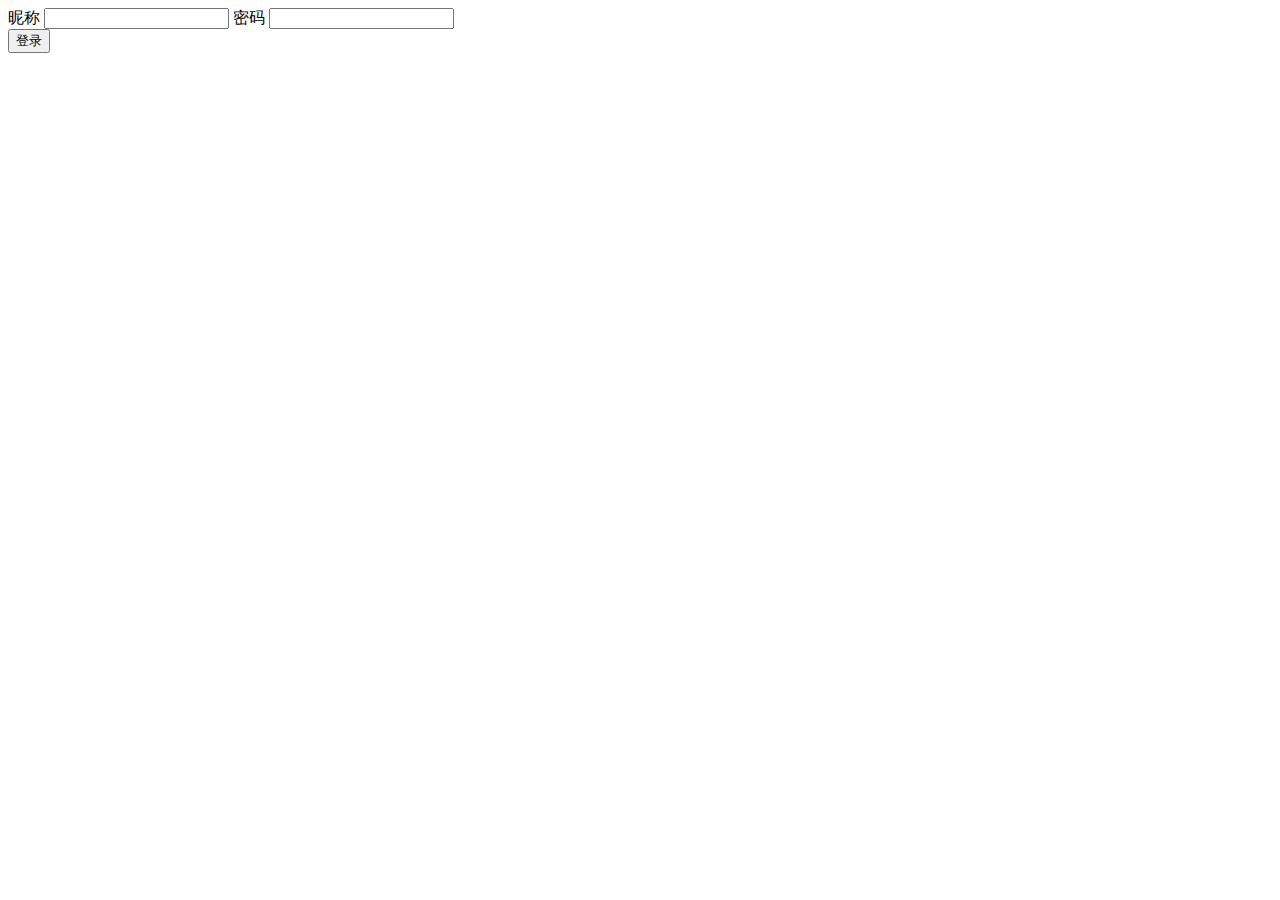
<file: 网站开发-崔倩/网站开发/pages/index.html>
<!-- 首页 -->

<!DOCTYPE html>
<html lang="zh-CN">
  <head>
    <meta charset="UTF-8" />
    <title>Home</title>
    <link rel="stylesheet" href="../style.css" />
    <title>Document</title>
    <!-- 导入全局css文件 -->
    <link rel="stylesheet" href="../style.css" />
    <script src="../js/main.js" defer></script>
    <!-- 导入加载导航栏的js文件 -->
    <script src="../js/nav-load.js" defer></script>
  </head>
  <body>
    <!-- 导航栏 -->
    <div id="header-container"></div>

    <h1>主页</h1>
  </body>
</html>
</file>
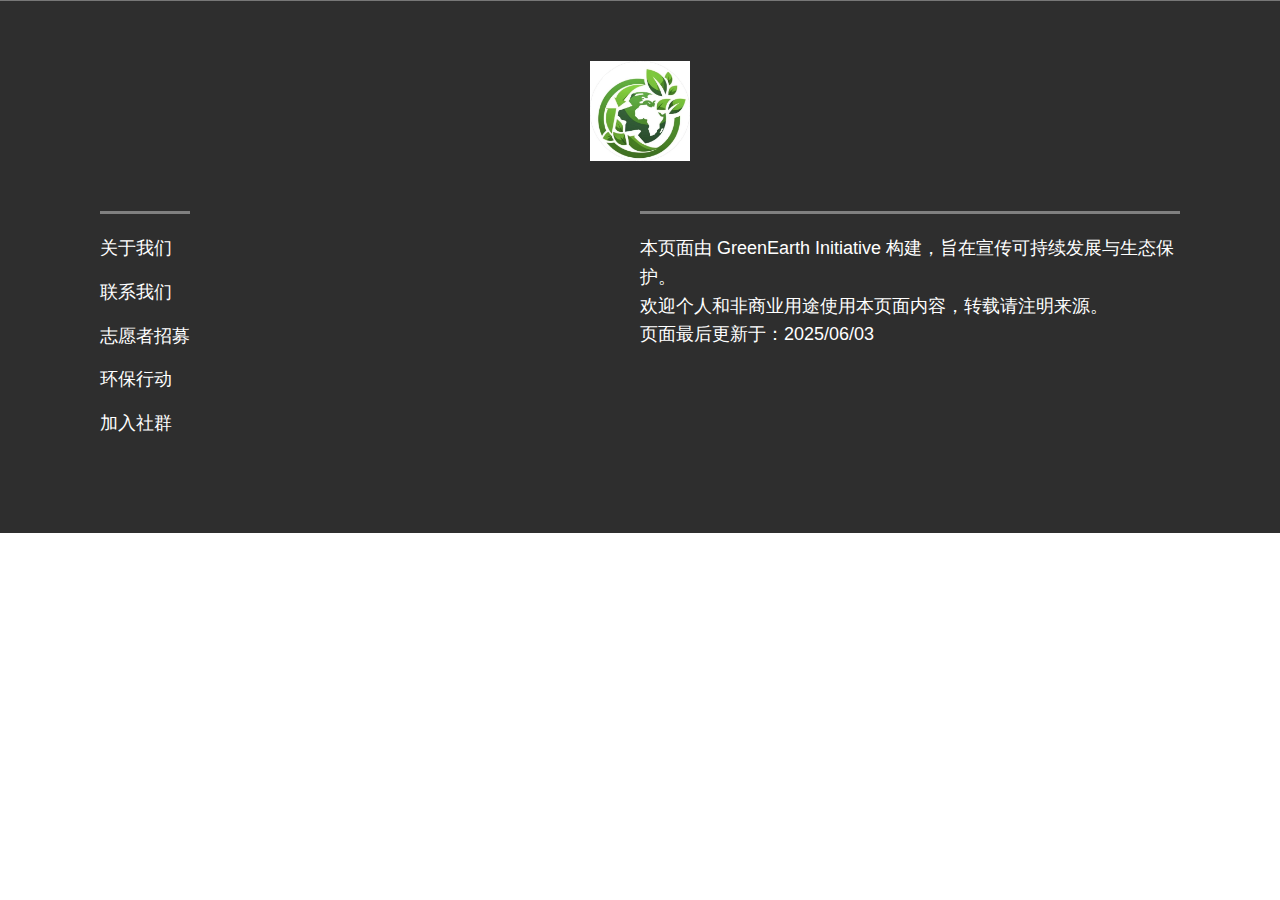
<file: components/footer.html>
<!DOCTYPE html>
<head>
  <link rel="stylesheet" href="../style.css" />
  <link rel="stylesheet" href="../css/footer.css" />
</head>

<footer class="footer">
  <div class="footer__logo">
    <img src="../assets/logo.jpg" alt="环保网站logo" class="logo" />
  </div>
  <div class="footer__container">
    <div class="footer-left">
      <ul>
        <li>关于我们</li>
        <li>联系我们</li>
        <li>志愿者招募</li>
        <li>环保行动</li>
        <li>加入社群</li>
      </ul>
    </div>
    <div class="footer-right">
      <p>
        本页面由 GreenEarth Initiative 构建，旨在宣传可持续发展与生态保护。<br />
        欢迎个人和非商业用途使用本页面内容，转载请注明来源。<br />
        页面最后更新于：2025/06/03
      </p>
    </div>
  </div>
</footer>
</file>
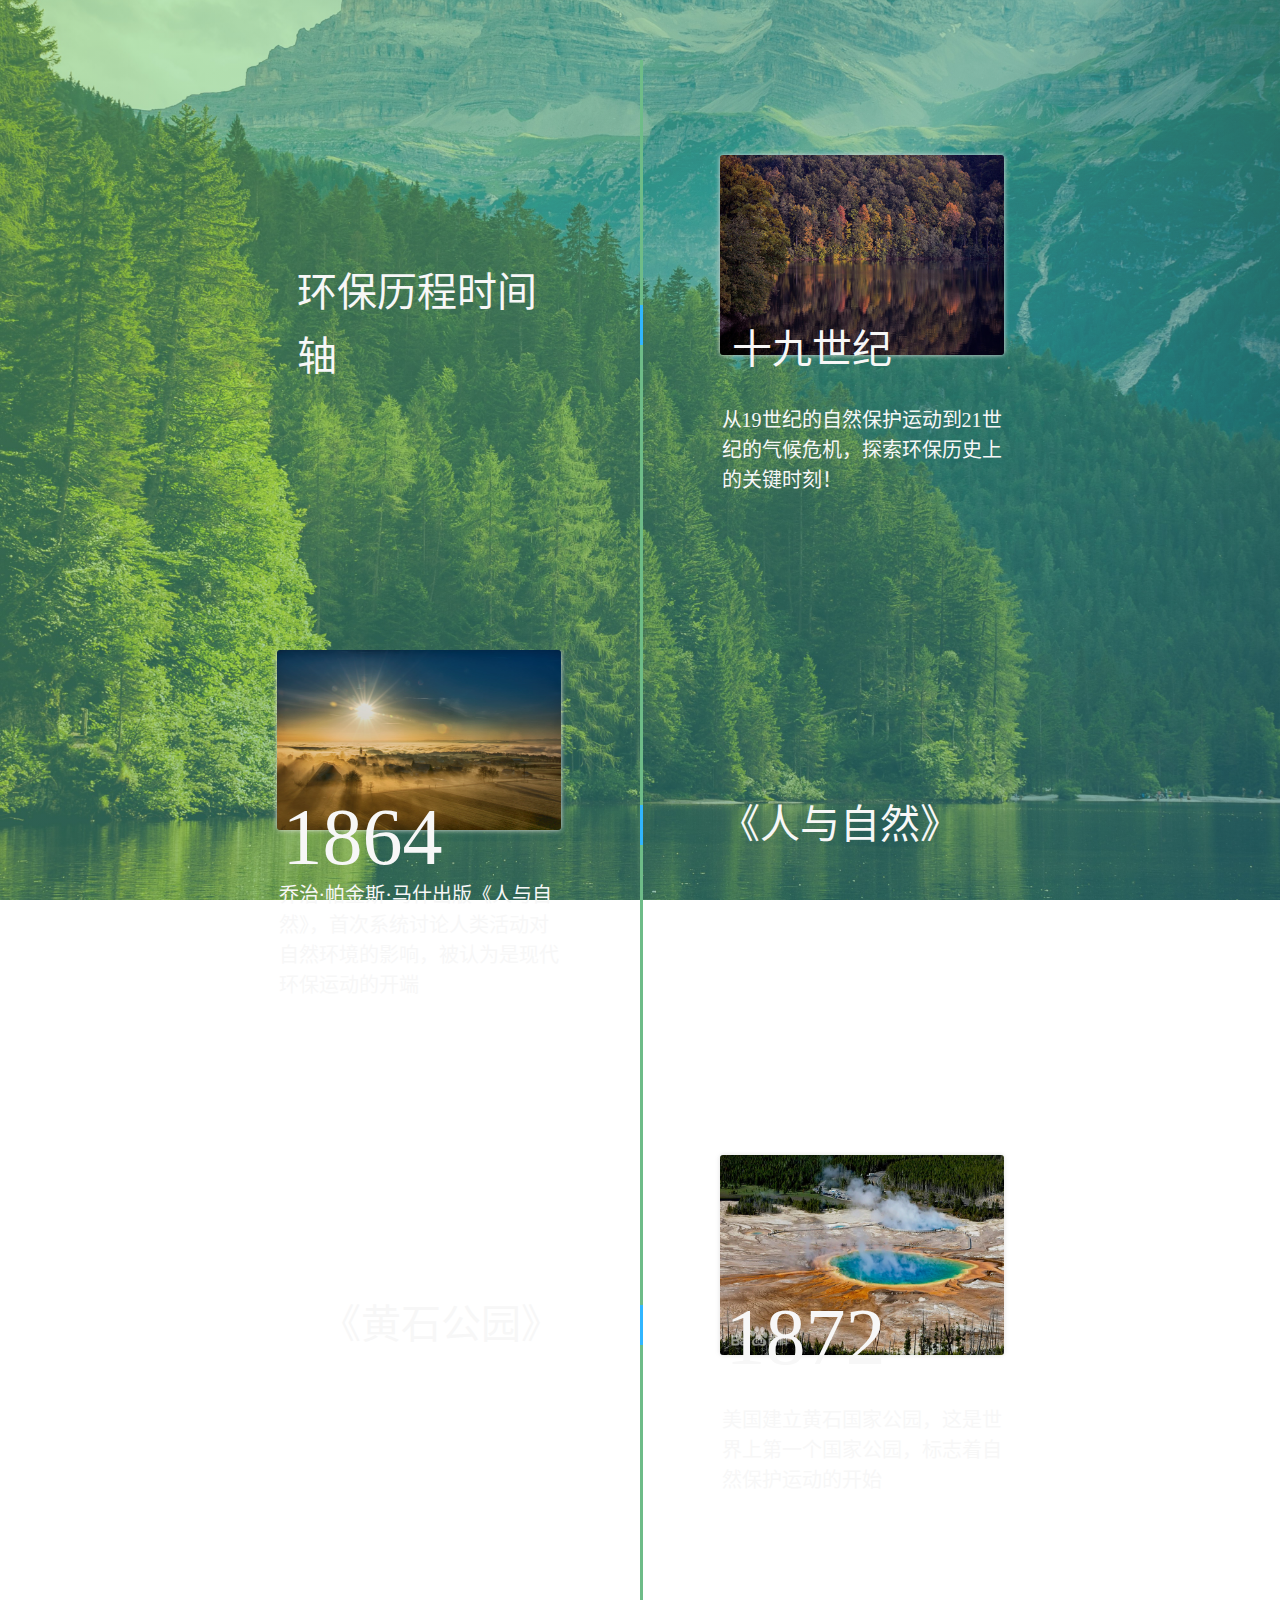
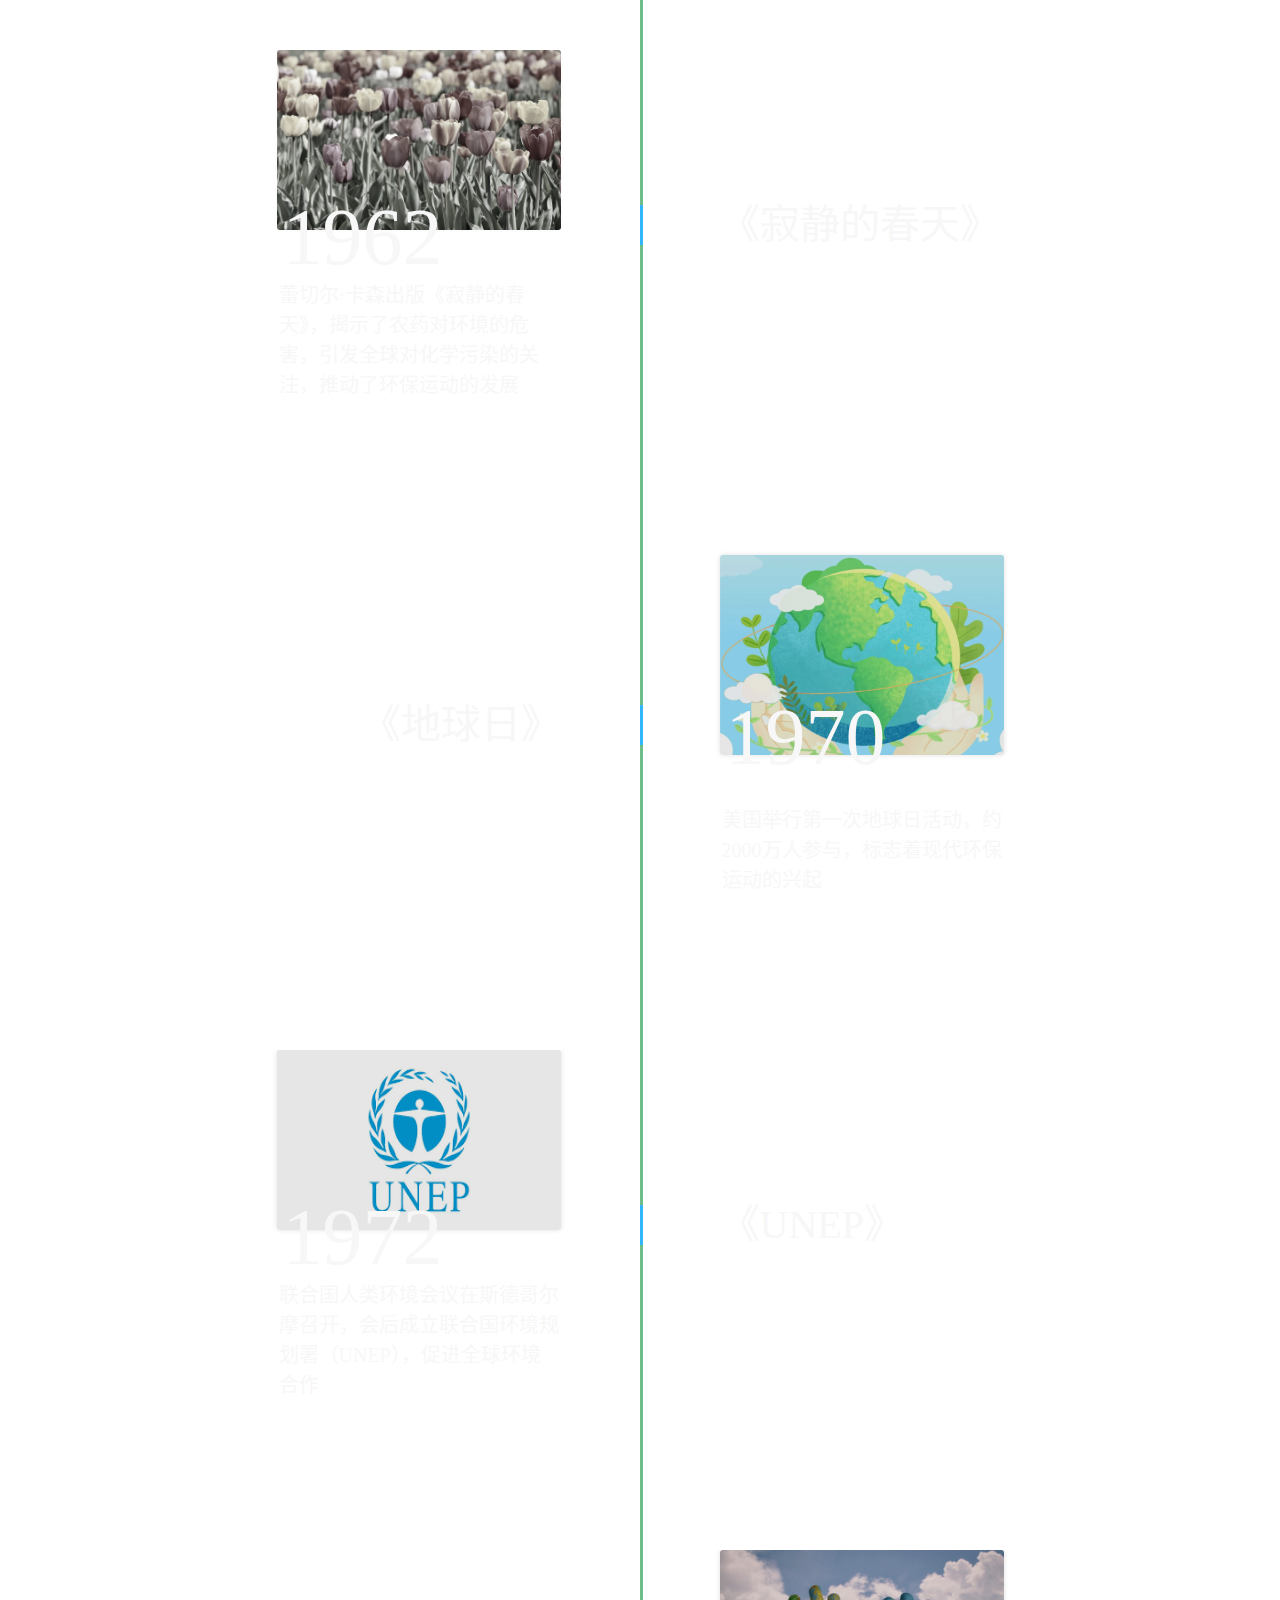
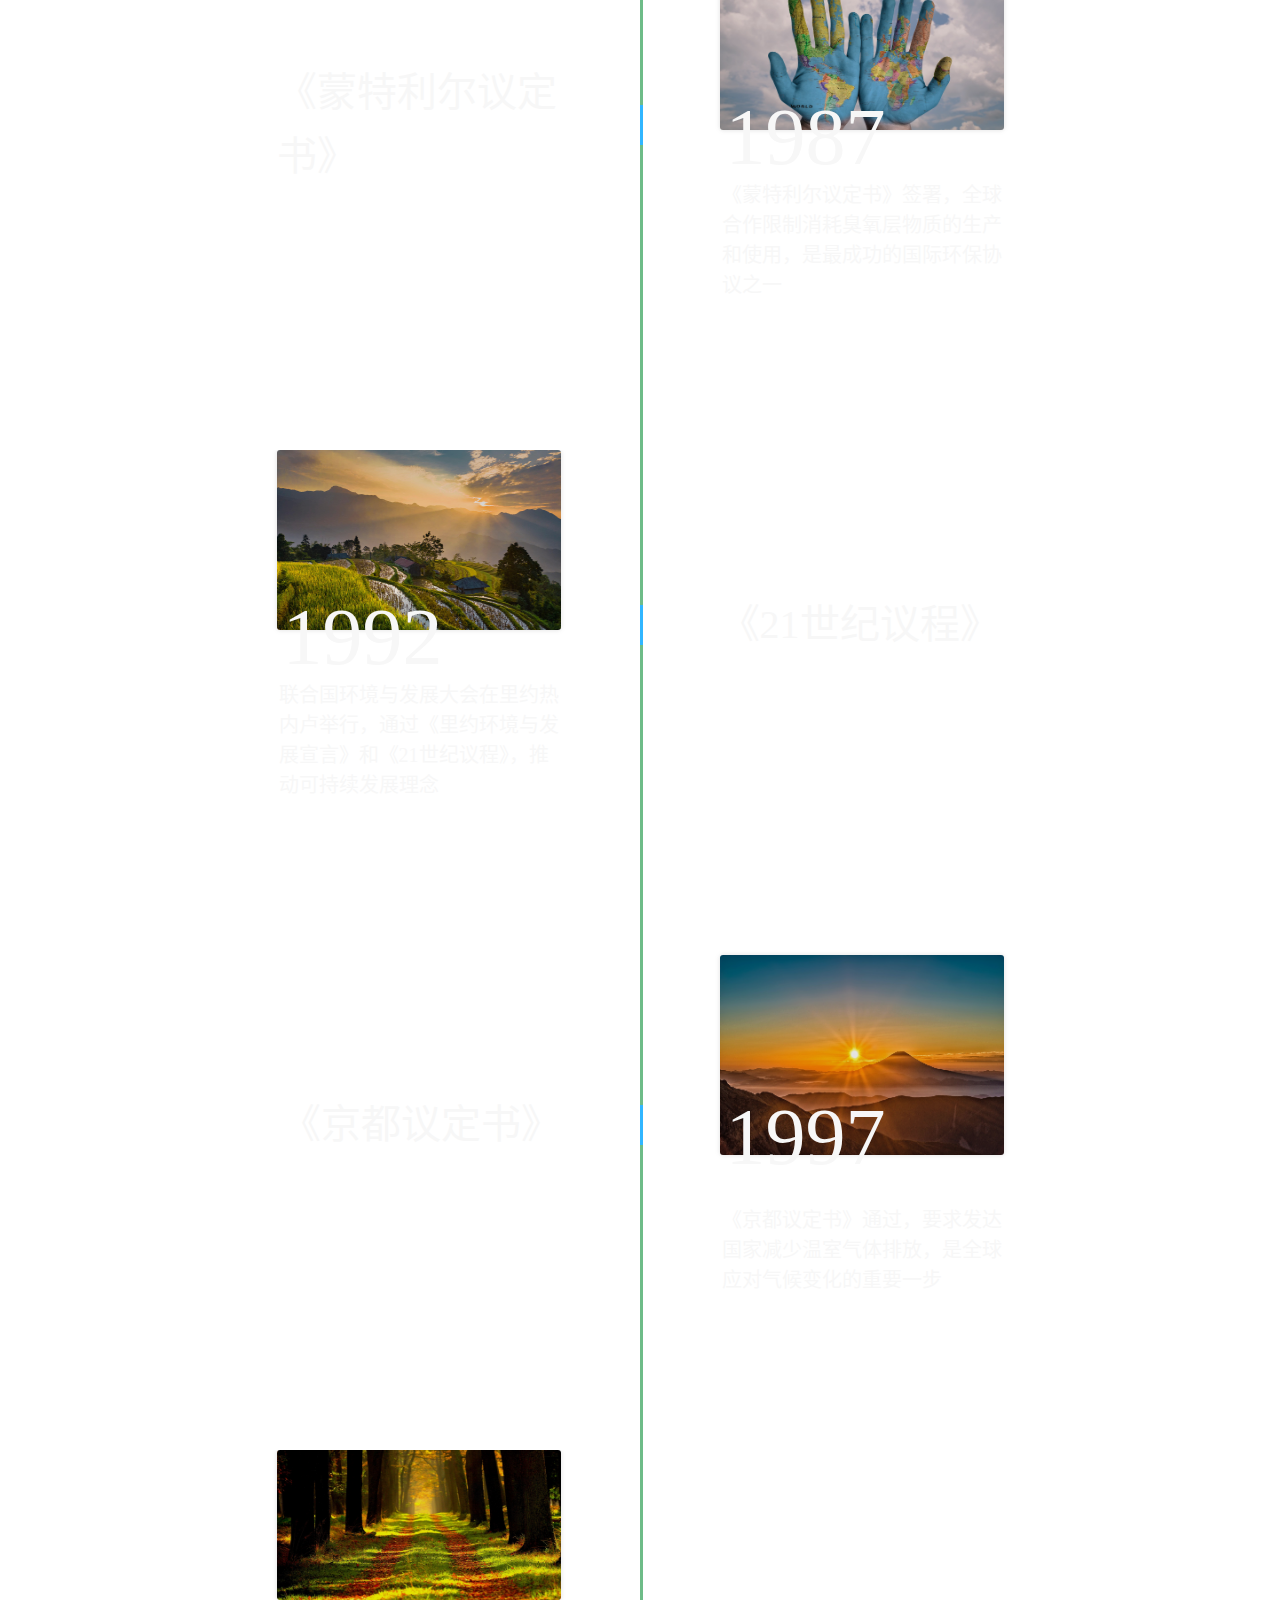
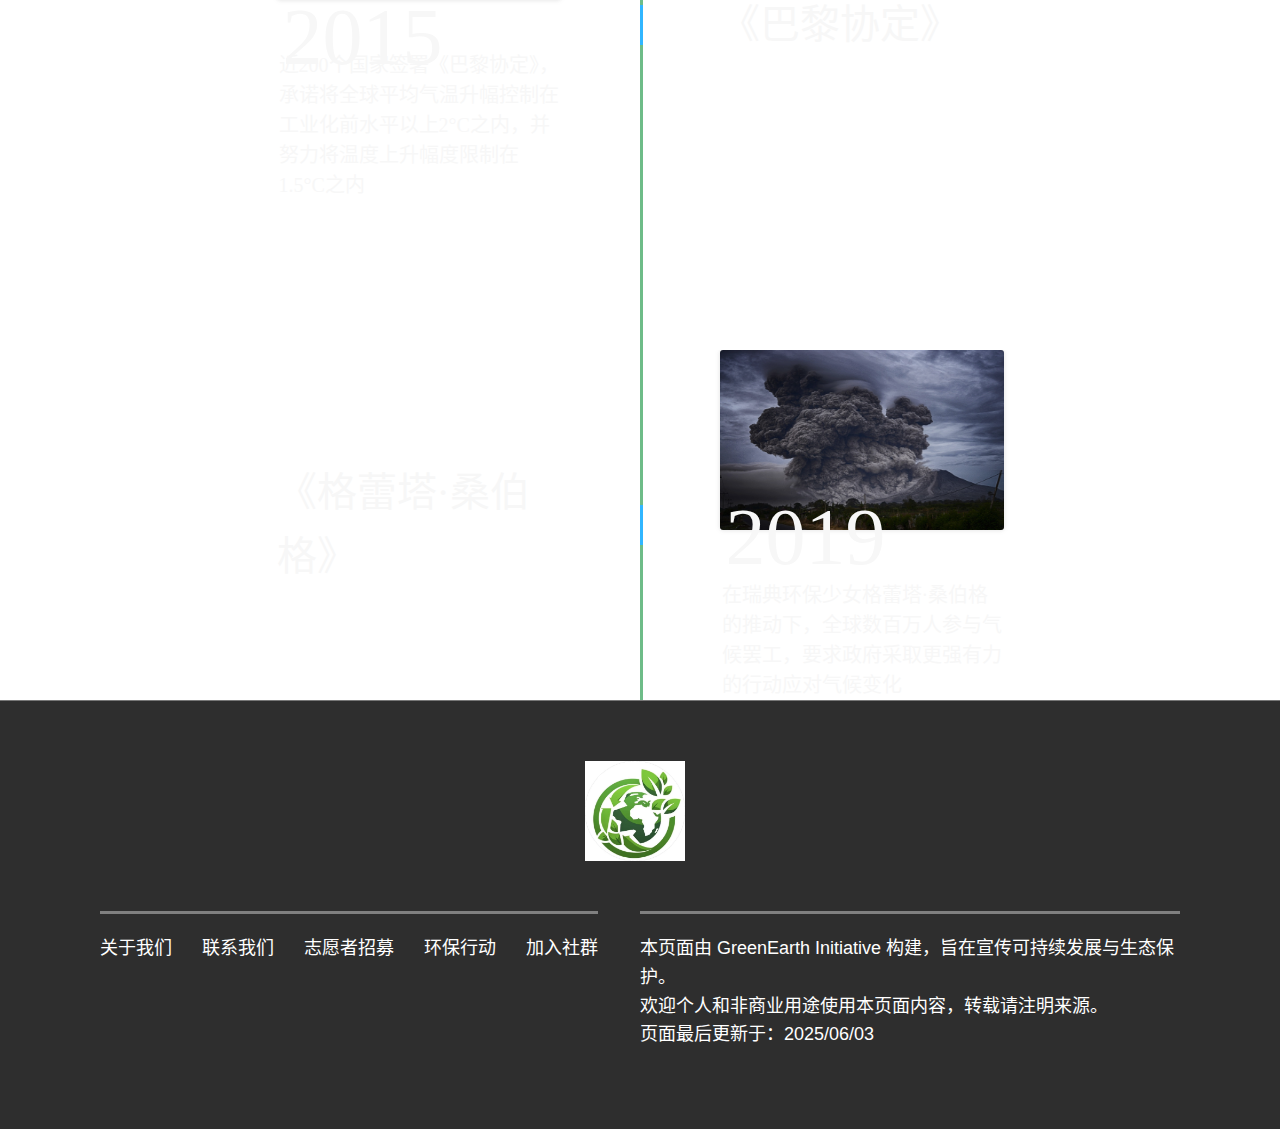
<file: pages/history.html>
<!-- 第二个页面：环保历史 -->

<!DOCTYPE html>
<html lang="zh-CN">
  <head>
    <meta charset="UTF-8" />
    <meta name="viewport" content="width=device-width, initial-scale=1.0" />
    <title>Document</title>
    <!-- 导入全局css文件 -->
    <link rel="stylesheet" href="../style.css" />
    <link rel="stylesheet" href="../css/history.css" />
    <!-- 加载导航栏的js文件 -->
    <script src="../js/nav-load.js" defer></script>
    <script src="../js/footer-load.js" defer></script>
    <script src="../js/history.js" defer></script>
  </head>
  <body>
    <!-- 导航栏 -->
    <div id="header-container"></div>

    <div class="history">
      <div class="history__box">
        <div class="history__left">
          <span class="history__title">环保历程时间轴</span>
        </div>
        <div class="history__center"></div>
        <div class="history__right">
          <img src="../assets/森林.jpg" alt="" class="history__img" />
          <span class="history__year history__year--old">十九世纪</span>
          <p class="history__paragraph">
            从19世纪的自然保护运动到21世纪的气候危机，探索环保历史上的关键时刻！
          </p>
        </div>
      </div>
      <div class="history__box">
        <div class="history__left">
          <img src="../assets/history-01.jpg" alt="" class="history__img" />
          <span class="history__year">1864</span>
          <p class="history__paragraph">
            乔治·帕金斯·马什出版《人与自然》，首次系统讨论人类活动对自然环境的影响，被认为是现代环保运动的开端
          </p>
        </div>
        <div class="history__center"></div>
        <div class="history__right">《人与自然》</div>
      </div>
      <div class="history__box">
        <div class="history__left">《黄石公园》</div>
        <div class="history__center"></div>
        <div class="history__right">
          <img src="../assets/history-02.webp" alt="" class="history__img" />
          <span class="history__year">1872</span>
          <p class="history__paragraph">
            美国建立黄石国家公园，这是世界上第一个国家公园，标志着自然保护运动的开始
          </p>
        </div>
      </div>
      <div class="history__box">
        <div class="history__left">
          <img
            src="../assets/history-03.jpg"
            alt=""
            class="history__img history__img--gray"
          />
          <span class="history__year">1962</span>
          <p class="history__paragraph">
            蕾切尔·卡森出版《寂静的春天》，揭示了农药对环境的危害，引发全球对化学污染的关注，推动了环保运动的发展
          </p>
        </div>
        <div class="history__center"></div>
        <div class="history__right">《寂静的春天》</div>
      </div>
      <div class="history__box">
        <div class="history__left">《地球日》</div>
        <div class="history__center"></div>
        <div class="history__right">
          <img src="../assets/地球日.png" alt="" class="history__img" />
          <span class="history__year">1970</span>
          <p class="history__paragraph">
            美国举行第一次地球日活动，约2000万人参与，标志着现代环保运动的兴起
          </p>
        </div>
      </div>
      <div class="history__box">
        <div class="history__left">
          <img src="../assets/UNEP.png" alt="" class="history__img" />
          <span class="history__year">1972</span>
          <p class="history__paragraph">
            联合国人类环境会议在斯德哥尔摩召开，会后成立联合国环境规划署（UNEP），促进全球环境合作
          </p>
        </div>
        <div class="history__center"></div>
        <div class="history__right">《UNEP》</div>
      </div>
      <div class="history__box">
        <div class="history__left">《蒙特利尔议定书》</div>
        <div class="history__center"></div>
        <div class="history__right">
          <img src="../assets/history-04.jpg" alt="" class="history__img" />
          <span class="history__year">1987</span>
          <p class="history__paragraph">
            《蒙特利尔议定书》签署，全球合作限制消耗臭氧层物质的生产和使用，是最成功的国际环保协议之一
          </p>
        </div>
      </div>
      <div class="history__box">
        <div class="history__left">
          <img src="../assets/history-05.jpg" alt="" class="history__img" />
          <span class="history__year">1992</span>
          <p class="history__paragraph">
            联合国环境与发展大会在里约热内卢举行，通过《里约环境与发展宣言》和《21世纪议程》，推动可持续发展理念
          </p>
        </div>
        <div class="history__center"></div>
        <div class="history__right">《21世纪议程》</div>
      </div>
      <div class="history__box">
        <div class="history__left">《京都议定书》</div>
        <div class="history__center"></div>
        <div class="history__right">
          <img src="../assets/history-06.jpg" alt="" class="history__img" />
          <span class="history__year">1997</span>
          <p class="history__paragraph">
            《京都议定书》通过，要求发达国家减少温室气体排放，是全球应对气候变化的重要一步
          </p>
        </div>
      </div>
      <div class="history__box">
        <div class="history__left">
          <img src="../assets/history-07.jpg" alt="" class="history__img" />
          <span class="history__year">2015</span>
          <p class="history__paragraph">
            近200个国家签署《巴黎协定》，承诺将全球平均气温升幅控制在工业化前水平以上2°C之内，并努力将温度上升幅度限制在1.5°C之内
          </p>
        </div>
        <div class="history__center"></div>
        <div class="history__right">《巴黎协定》</div>
      </div>
      <div class="history__box">
        <div class="history__left">《格蕾塔·桑伯格》</div>
        <div class="history__center"></div>
        <div class="history__right">
          <img src="../assets/history-08.jpg" alt="" class="history__img" />
          <span class="history__year">2019</span>
          <p class="history__paragraph">
            在瑞典环保少女格蕾塔·桑伯格的推动下，全球数百万人参与气候罢工，要求政府采取更强有力的行动应对气候变化
          </p>
        </div>
      </div>
    </div>

    <!-- 页脚 -->
    <div id="footer-container"></div>
  </body>
</html>
</file>
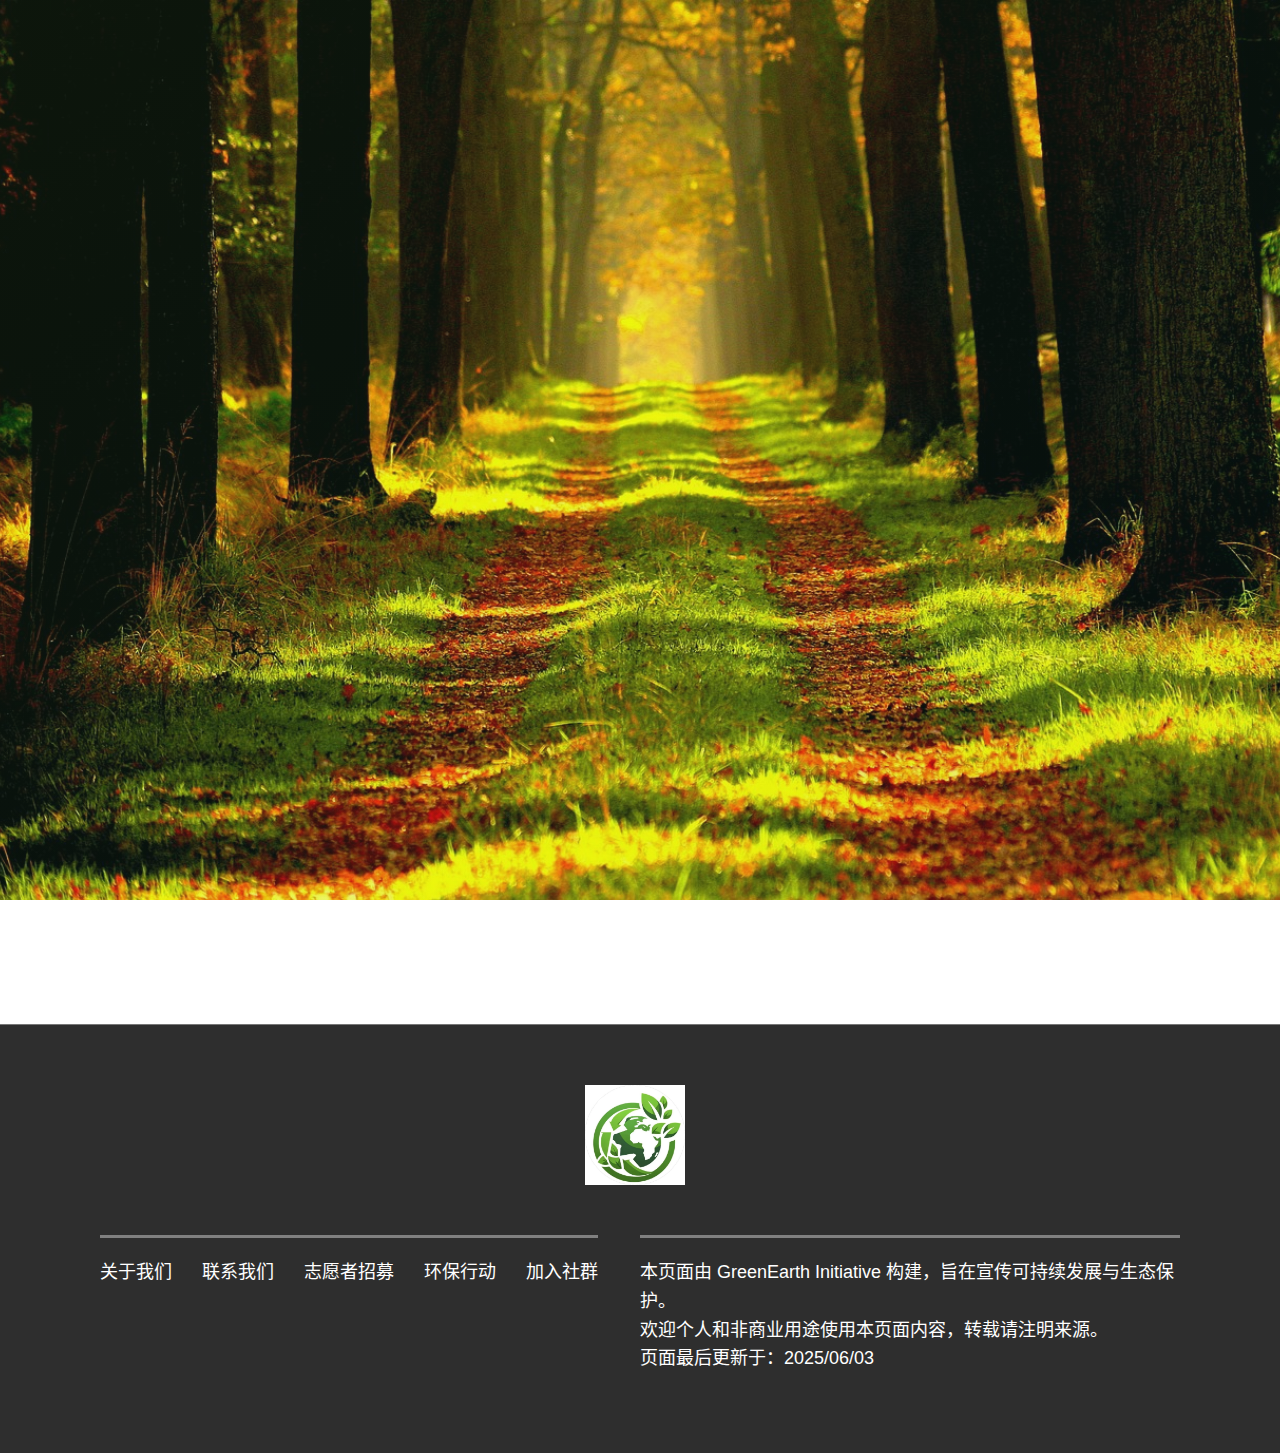
<file: pages/message.html>
<!-- 第四个页面：留言板 -->

<!DOCTYPE html>
<html lang="zh-CN">
  <head>
    <meta charset="UTF-8" />
    <meta name="viewport" content="width=device-width, initial-scale=1.0" />
    <title>Document</title>
    <!-- 导入全局css文件 -->
    <link rel="stylesheet" href="../style.css" />
    <link rel="stylesheet" href="../css/message.css" />
    <!-- 加载导航栏的js文件 -->
    <script src="../js/nav-load.js" defer></script>
    <script src="../js/footer-load.js" defer></script>
    <script src="../js/message.js" defer></script>
  </head>
  <body>
    <!-- 导航栏 -->
    <div id="header-container"></div>

    <!-- 彩条 -->
    <div class="color-bars">
      <div class="color-bars__item color-bars__item--1">
        <span class="color-bars__text">绿色生活，节能环保</span>
      </div>
      <div class="color-bars__item color-bars__item--2">
        <span class="color-bars__text">守护环境，从我做起</span>
      </div>
      <div class="color-bars__item color-bars__item--3">
        <span class="color-bars__text">节水护源，从点滴做起</span>
      </div>
      <div class="color-bars__item color-bars__item--4">
        <span class="color-bars__text">绿色出行，低碳生活</span>
      </div>
      <div class="color-bars__item color-bars__item--5">
        <span class="color-bars__text">拒绝白色污染</span>
      </div>
      <div class="color-bars__item color-bars__item--6">
        <span class="color-bars__text">添一片绿，护一方天</span>
      </div>
      <div class="color-bars__item color-bars__item--7">
        <span class="color-bars__text">美丽中国，共建共享</span>
      </div>
      <div class="color-bars__item color-bars__item--8">
        <span class="color-bars__text">节能减排，人人有责</span>
      </div>
      <div class="color-bars__item color-bars__item--9">
        <span class="color-bars__text">垃圾分类，从我做起</span>
      </div>
      <div class="color-bars__item color-bars__item--10">
        <span class="color-bars__text">绿色消费，共筑低碳</span>
      </div>
      <div class="color-bars__item color-bars__item--11">
        <span class="color-bars__text">护水源，护生命</span>
      </div>
      <div class="color-bars__item color-bars__item--12">
        <span class="color-bars__text">垃圾分类，举手之便</span>
      </div>
      <div class="color-bars__item color-bars__item--13">
        <span class="color-bars__text">护林绿家园</span>
      </div>
      <div class="color-bars__item color-bars__item--14">
        <span class="color-bars__text">植绿一棵，收获万点</span>
      </div>
      <div class="color-bars__item color-bars__item--15">
        <span class="color-bars__text">资源有限，节用无限</span>
      </div>
      <div class="color-bars__item color-bars__item--16">
        <span class="color-bars__text">蓝天常在，白云长留</span>
      </div>
      <div class="color-bars__item color-bars__item--17">
        <span class="color-bars__text">节能减碳，守护家园</span>
      </div>
      <div class="color-bars__item color-bars__item--18">
        <span class="color-bars__text">地球唯一，请爱护她</span>
      </div>
      <div class="color-bars__item color-bars__item--19">
        <span class="color-bars__text">共建绿色校园</span>
      </div>
      <div class="color-bars__item color-bars__item--20">
        <span class="color-bars__text">绿色先行，美丽中国</span>
      </div>
    </div>

    <div class="message-bord">
      <!-- 留言滚动展示区 -->
      <div class="message-scroll-area">
        <div class="message__item message__item--1">
          <div class="message__avatar message__avatar--1"></div>
          <div class="message__text">欢迎来到留言板！</div>
        </div>

        <div class="message__item">
          <div class="message__avatar message__avatar--2"></div>
          <div class="message__text">爱自然，护环境！</div>
        </div>

        <div class="message__item">
          <div class="message__avatar message__avatar--3"></div>
          <div class="message__text">低碳出行，绿色交通！</div>
        </div>

        <div class="message__item">
          <div class="message__avatar message__avatar--4"></div>
          <div class="message__text">绿色生活，节能环保！</div>
        </div>

        <div class="message__item message__new">
          <div class="message__avatar message__avatar--3"></div>
          <div class="message__text">保护森林，绿化家园</div>
        </div>
      </div>

      <!-- 发布留言 -->
      <div class="publish">
        <input
          type="text"
          class="publish__input"
          id="messageInput"
          placeholder="请输入您的留言..."
          maxlength="100"
        />
        <button class="publish__btn" id="publishBtn">发布</button>
      </div>
    </div>

    <!-- 页脚 -->
    <div id="footer-container"></div>
  </body>
</html>
</file>
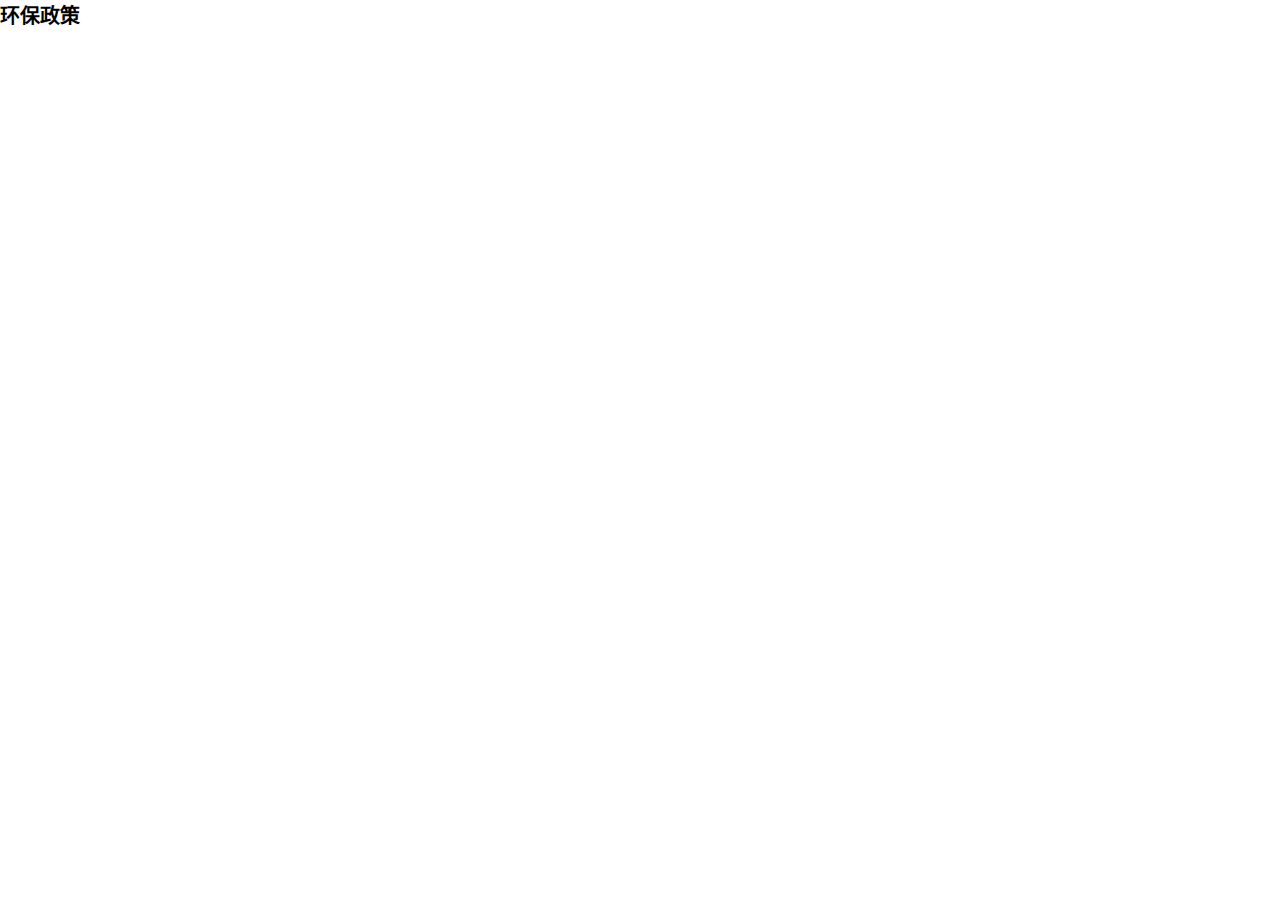
<file: pages/policy.html>
<!-- 第三个页面：环保政策 -->

<!DOCTYPE html>
<html lang="zh-CN">
  <head>
    <meta charset="UTF-8" />
    <meta name="viewport" content="width=device-width, initial-scale=1.0" />
    <title>Document</title>
    <!-- 导入全局css文件 -->
    <link rel="stylesheet" href="../style.css" />
    <!-- 加载导航栏的js文件 -->
    <script src="../js/nav-load.js" defer></script>
  </head>
  <body>
    <!-- 导航栏 -->
    <div id="header-container"></div>

    <h1>环保政策</h1>
  </body>
</html>
</file>
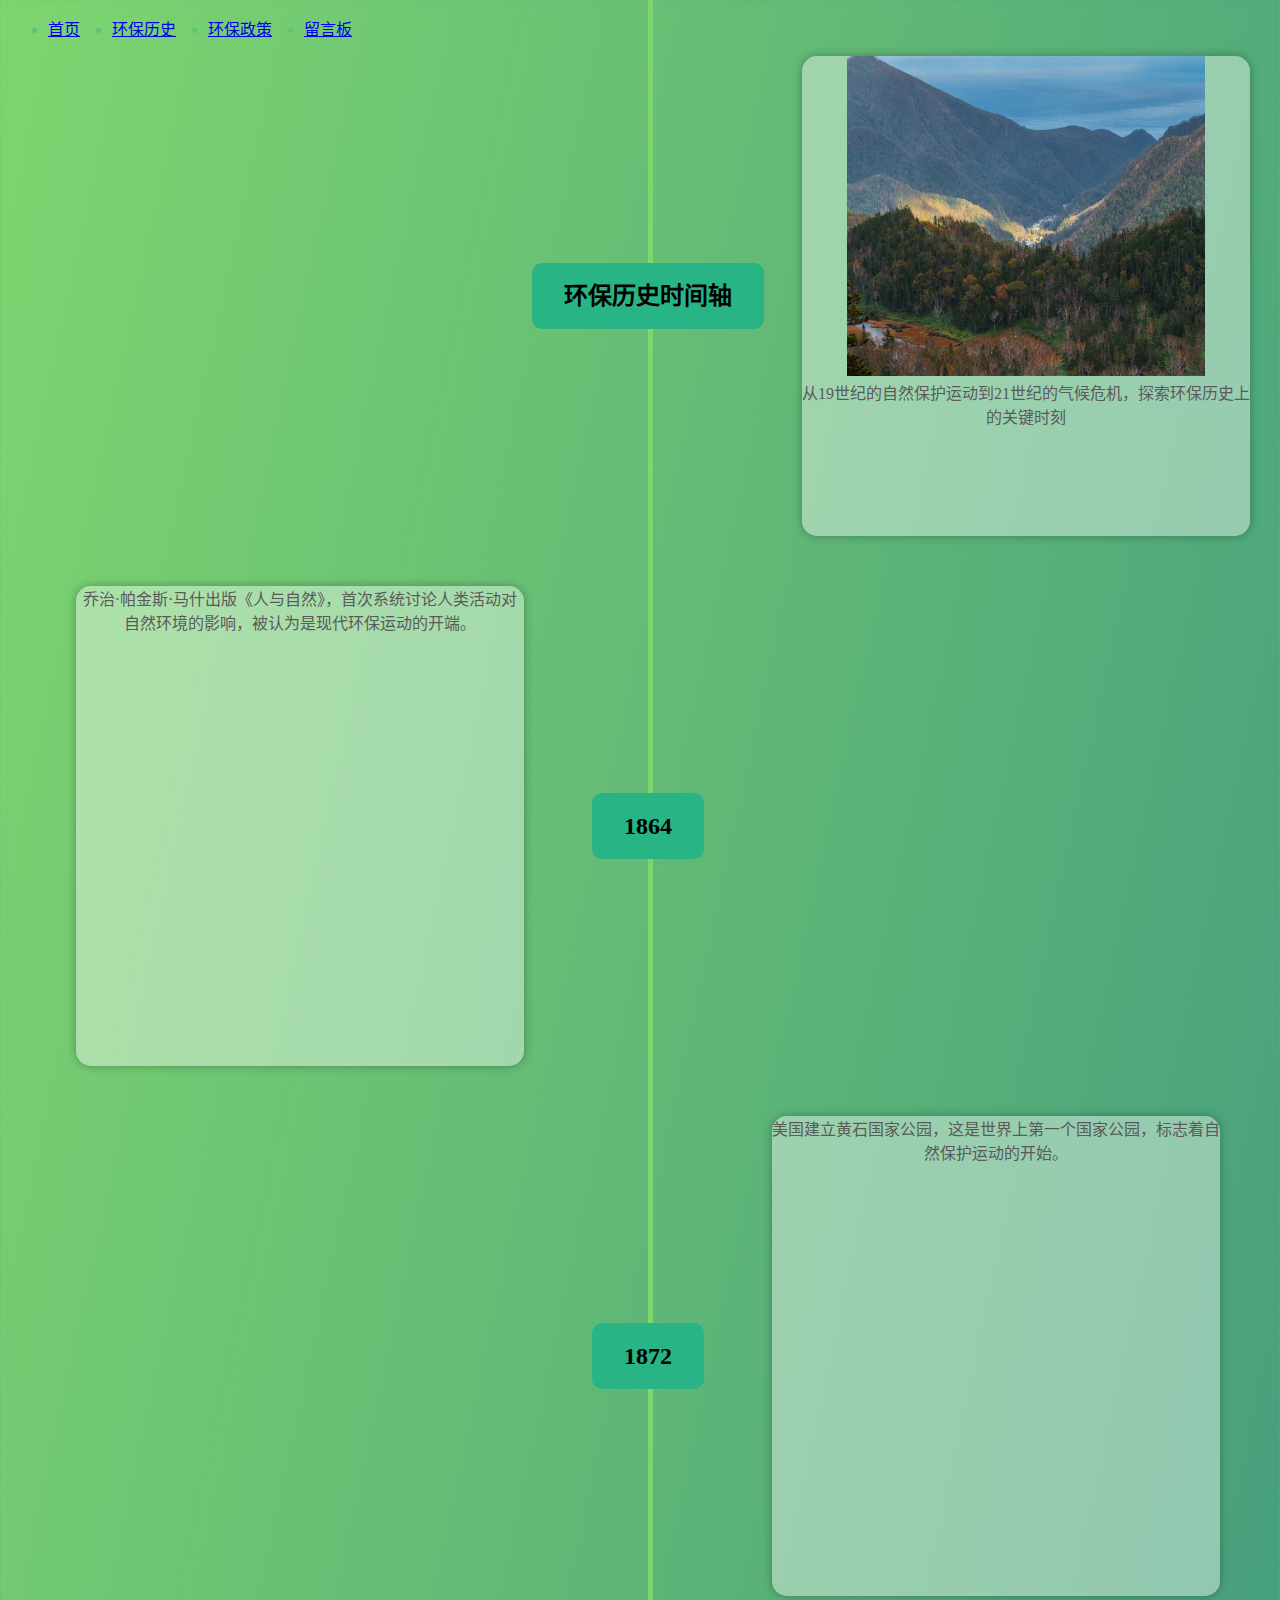
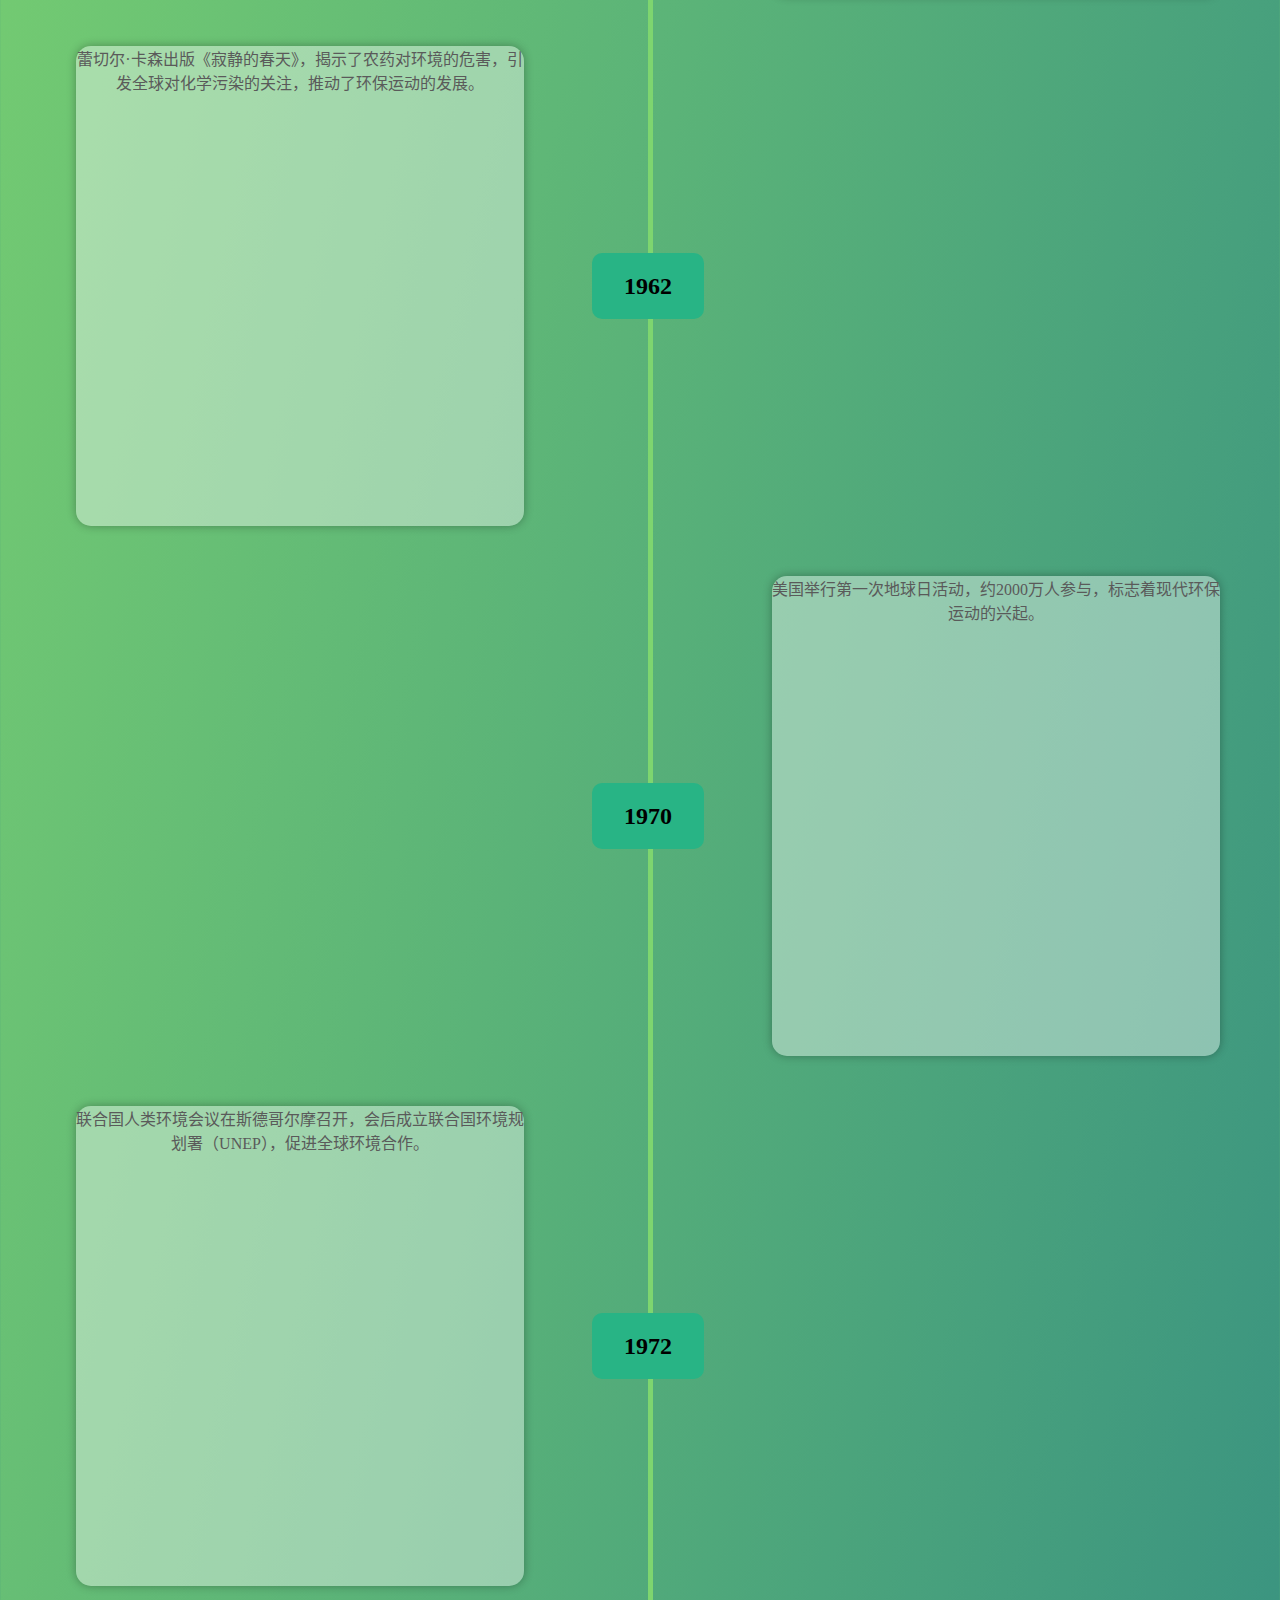
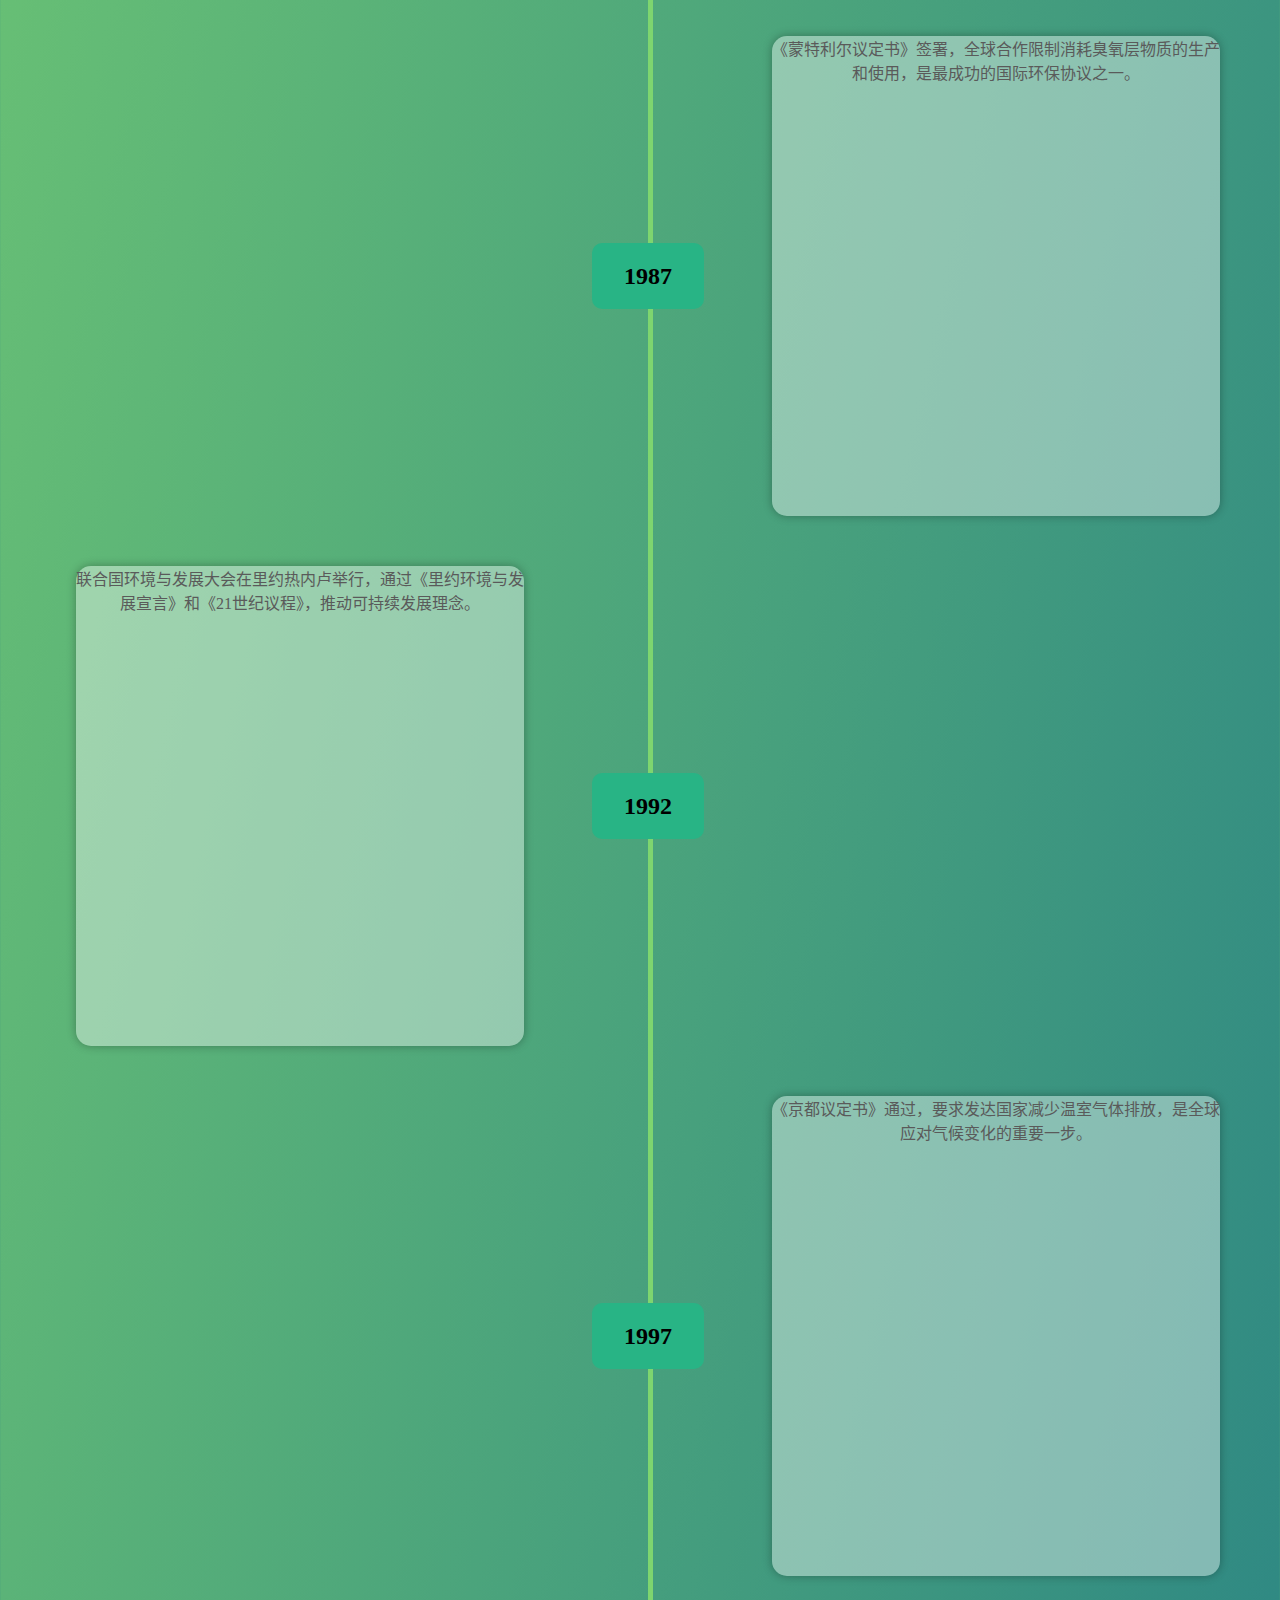
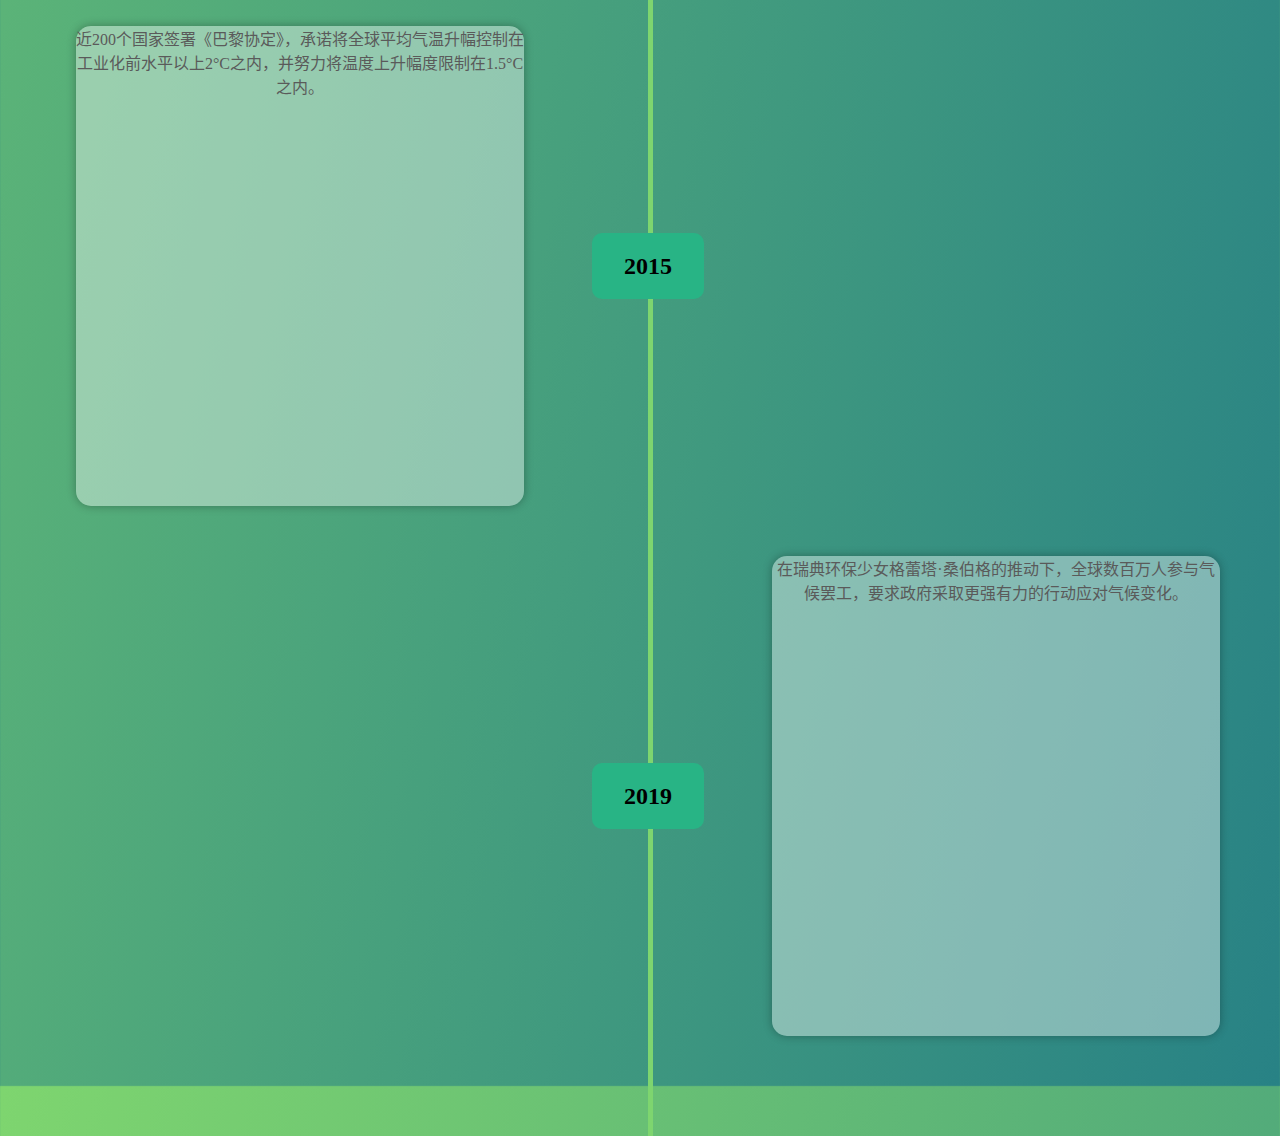
<file: 网站开发-崔倩/网站开发/pages/history.html>
<!-- 第二个页面：环保历史 -->

<!DOCTYPE html>
<html lang="zh-CN">
  <head>
    <meta charset="UTF-8" />
    <meta name="viewport" content="width=device-width, initial-scale=1.0" />
    <title>Document</title>
    <!-- 导入全局css文件 -->
    <link rel="stylesheet" href="../style.css" />
    <link rel="stylesheet" href="../css/history.css" />
    <!-- 加载导航栏的js文件 -->
    <script src="../js/nav-load.js" defer></script>
  </head>
  <body>
    <!-- 导航栏 -->
    <div id="header-container"></div>

    <!-- 时间点1 -->
    <div class="wrap">
      <div class="box">
        <div class="left"></div>
        <div class="center"><span> 环保历史时间轴 </span></div>
        <div class="right">
          <img
            src="../assets/mountain-landscape-9631272_1280.jpg"
            alt="random img"
            class="history__img"
          />
          <span class="history__text"
            >从19世纪的自然保护运动到21世纪的气候危机，探索环保历史上的关键时刻</span
          >
        </div>
      </div>

      <div class="box">
        <div class="left">
          乔治·帕金斯·马什出版《人与自然》，首次系统讨论人类活动对自然环境的影响，被认为是现代环保运动的开端。
        </div>
        <div class="center"><span> 1864 </span></div>
        <div class="right"></div>
      </div>

      <!-- 时间点2 -->
      <div class="box">
        <div class="left"></div>
        <div class="center"><span> 1872 </span></div>
        <div class="right">
          美国建立黄石国家公园，这是世界上第一个国家公园，标志着自然保护运动的开始。
        </div>
      </div>

      <!-- 时间点3 -->
      <div class="box">
        <div class="left">
          蕾切尔·卡森出版《寂静的春天》，揭示了农药对环境的危害，引发全球对化学污染的关注，推动了环保运动的发展。
        </div>
        <div class="center"><span> 1962 </span></div>
        <div class="right"></div>
      </div>

      <!-- 时间点4 -->
      <div class="box">
        <div class="left"></div>
        <div class="center"><span> 1970 </span></div>
        <div class="right">
          美国举行第一次地球日活动，约2000万人参与，标志着现代环保运动的兴起。
        </div>
      </div>

      <!-- 时间点5 -->
      <div class="box">
        <div class="left">
          联合国人类环境会议在斯德哥尔摩召开，会后成立联合国环境规划署（UNEP），促进全球环境合作。
        </div>
        <div class="center"><span> 1972 </span></div>
        <div class="right"></div>
      </div>

      <!-- 时间点6 -->
      <div class="box">
        <div class="left"></div>
        <div class="center"><span> 1987 </span></div>
        <div class="right">
          《蒙特利尔议定书》签署，全球合作限制消耗臭氧层物质的生产和使用，是最成功的国际环保协议之一。
        </div>
      </div>

      <!-- 时间点7 -->
      <div class="box">
        <div class="left">
          联合国环境与发展大会在里约热内卢举行，通过《里约环境与发展宣言》和《21世纪议程》，推动可持续发展理念。
        </div>
        <div class="center"><span> 1992 </span></div>
        <div class="right"></div>
      </div>

      <!-- 时间点8 -->
      <div class="box">
        <div class="left"></div>
        <div class="center"><span> 1997 </span></div>
        <div class="right">
          《京都议定书》通过，要求发达国家减少温室气体排放，是全球应对气候变化的重要一步。
        </div>
      </div>

      <!-- 时间点9 -->
      <div class="box">
        <div class="left">
          近200个国家签署《巴黎协定》，承诺将全球平均气温升幅控制在工业化前水平以上2°C之内，并努力将温度上升幅度限制在1.5°C之内。
        </div>
        <div class="center"><span> 2015 </span></div>
        <div class="right"></div>
      </div>

      <!-- 时间点10 -->
      <div class="box">
        <div class="left"></div>
        <div class="center"><span> 2019 </span></div>
        <div class="right">
          在瑞典环保少女格蕾塔·桑伯格的推动下，全球数百万人参与气候罢工，要求政府采取更强有力的行动应对气候变化。
        </div>
      </div>
    </div>
  </body>
</html>
</file>
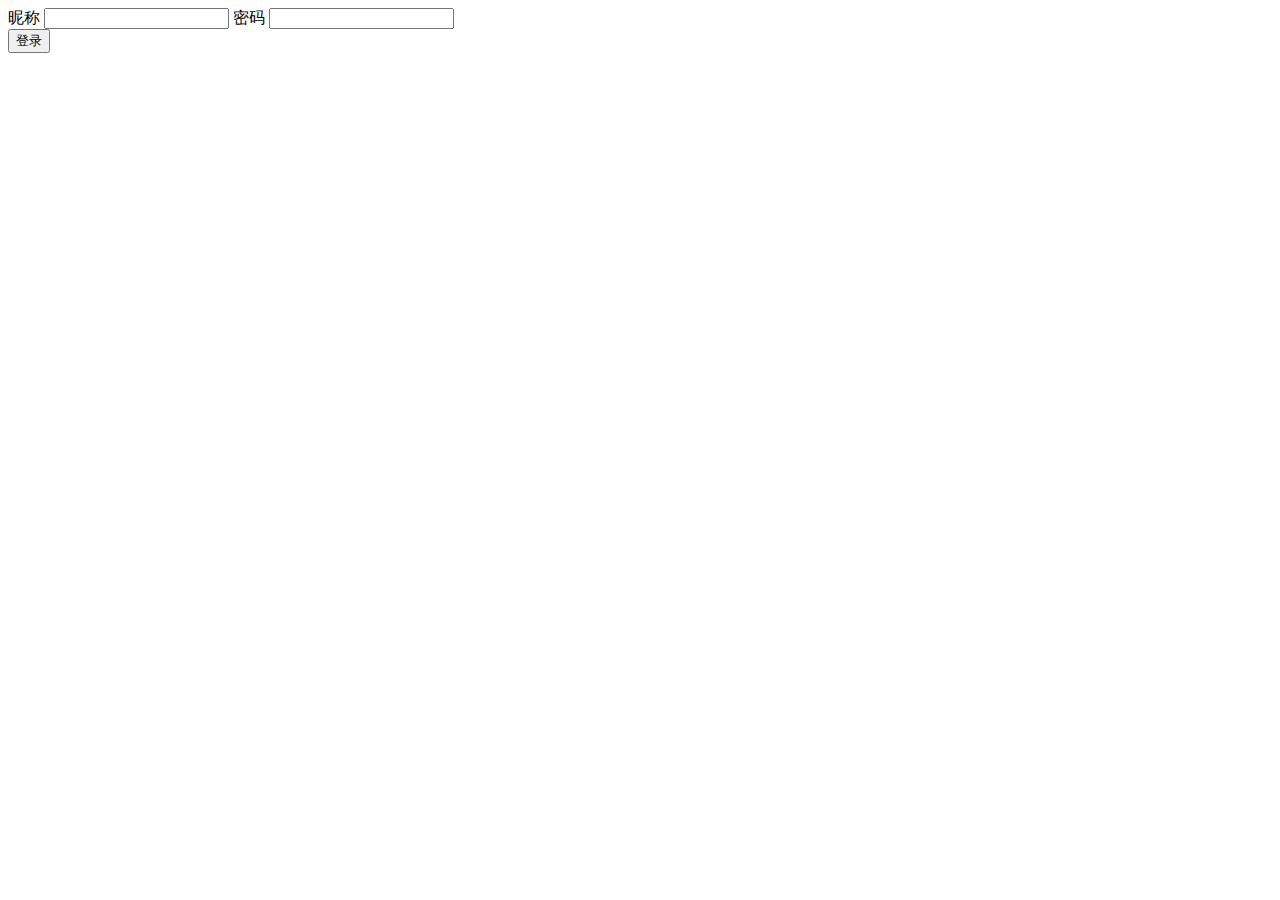
<file: 网站开发-崔倩/网站开发/pages/login.html>
<!DOCTYPE html>
<html lang="en">
  <head>
    <meta charset="UTF-8" />
    <meta name="viewport" content="width=device-width, initial-scale=1.0" />
    <title>登录</title>
    <!-- 导入全局css文件 -->
    <link rel="stylesheet" href="../style.css" />
    <script src="../js/login.js" defer></script>
  </head>
  <body>
    <frame class="login">
      <div class="login__group">
        <label for="login__username" class="login__username--lab">昵称</label>
        <input type="text" class="login__username" id="login__username" />
        <label for="login__password" class="login__username--lab">密码</label>
        <input type="password" class="login__password" id="login__password" />
      </div>
      <button class="login__btn">登录</button>
    </frame>
  </body>
</html>
</file>
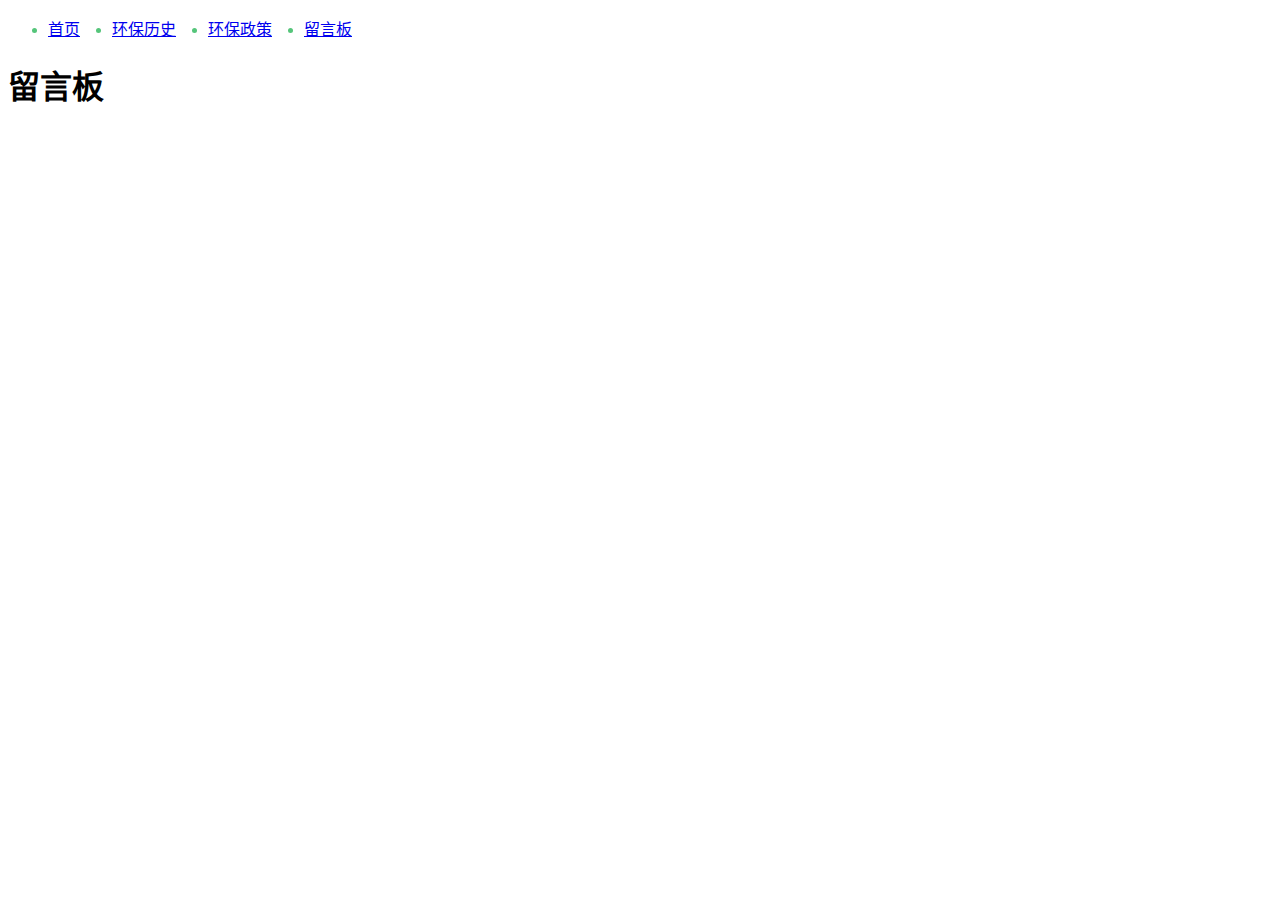
<file: 网站开发-崔倩/网站开发/pages/message.html>
<!-- 第四个页面：留言板 -->

<!DOCTYPE html>
<html lang="zh-CN">
  <head>
    <meta charset="UTF-8" />
    <meta name="viewport" content="width=device-width, initial-scale=1.0" />
    <title>Document</title>
    <!-- 导入全局css文件 -->
    <link rel="stylesheet" href="../style.css" />
    <!-- 加载导航栏的js文件 -->
    <script src="../js/nav-load.js" defer></script>
  </head>
  <body>
    <!-- 导航栏 -->
    <div id="header-container"></div>

    <h1>留言板</h1>
  </body>
</html>
</file>
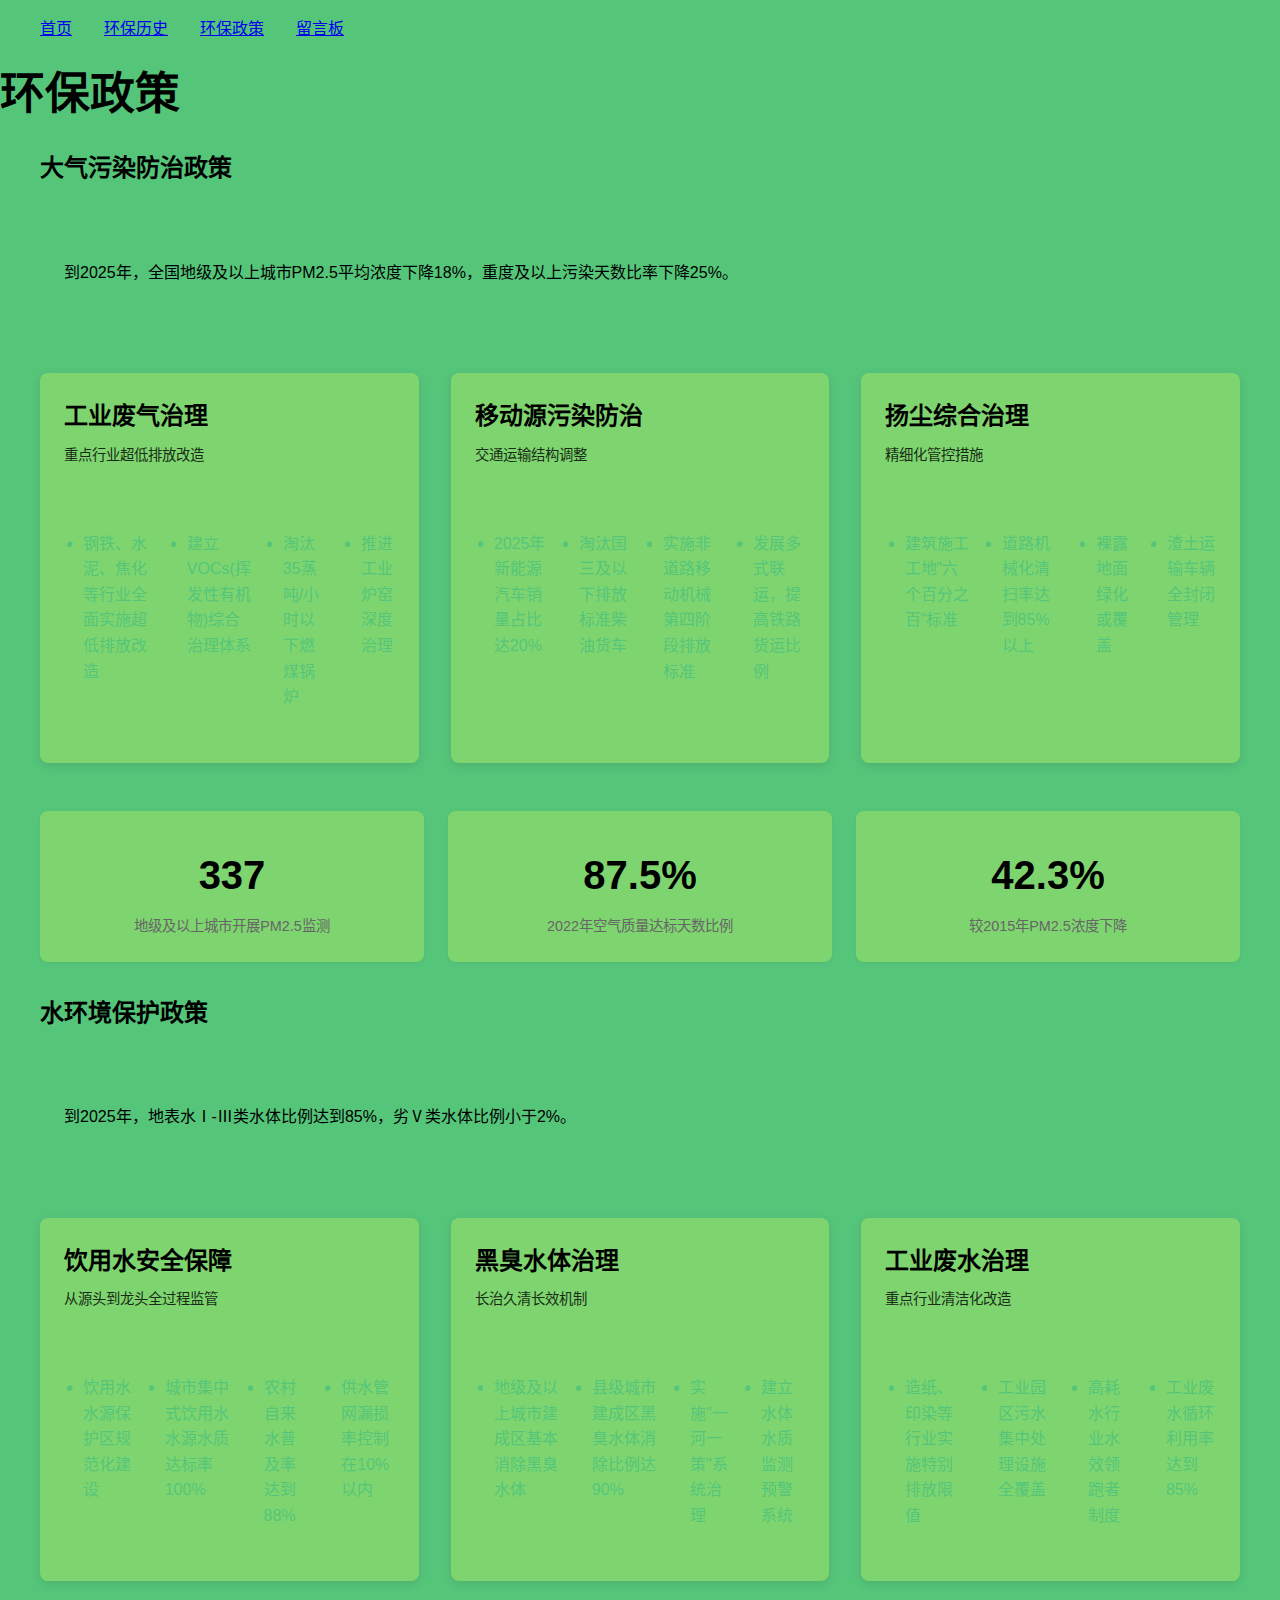
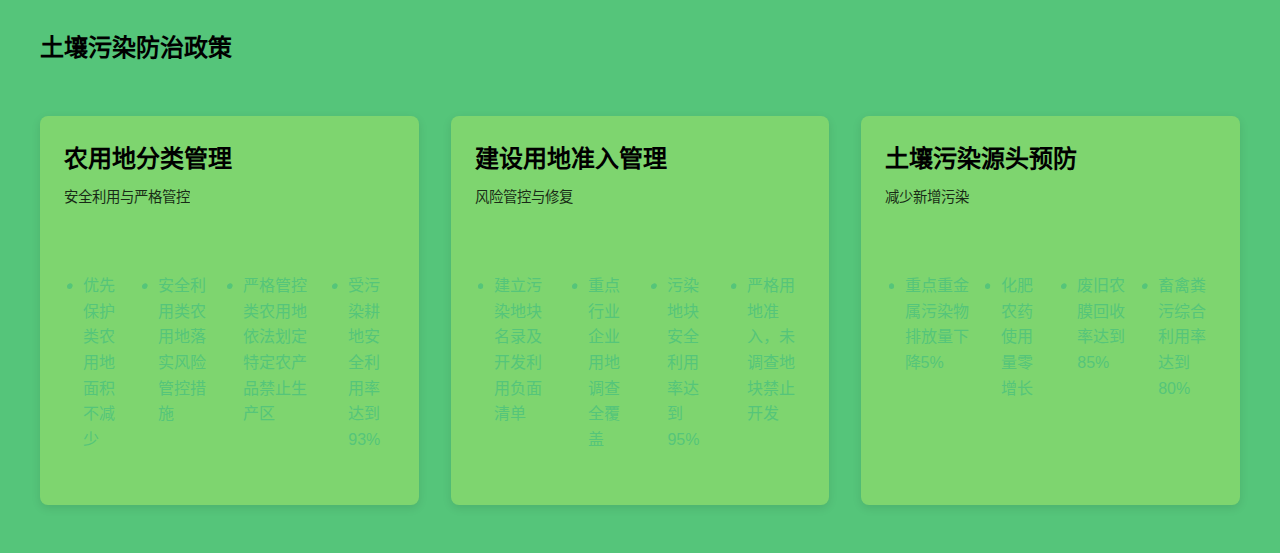
<file: 网站开发-崔倩/网站开发/pages/policy.html>
<!-- 第三个页面：环保政策 -->

<!DOCTYPE html>
<html lang="zh-CN">
  <head>
    <meta charset="UTF-8" />
    <meta name="viewport" content="width=device-width, initial-scale=1.0" />
    <title>Document</title>
    <!-- 导入全局css文件 -->
    <link rel="stylesheet" href="../style.css" />
    <!-- 加载导航栏的js文件 -->
    <script src="../js/nav-load.js" defer></script>
    <style>
      body {
            font-family: 'Microsoft YaHei', Arial, sans-serif;
            line-height: 1.6;
            color: var(--dark-text);
            margin: 0;
            padding: 0;
            background-color: #55c57a;
        }
        
        .container {
            max-width: 1200px;
            margin: 0 auto;
            padding: 0 20px;
        }
        
        h1 {
            margin: 0;
            font-size: 2.8rem;
            margin-bottom: 1rem;
        }
        
        .policy-grid {
            display: grid;
            grid-template-columns: repeat(auto-fill, minmax(350px, 1fr));
            gap: 2rem;
            margin: 3rem 0;
        }
        
        .policy-card {
            background-color: #7ed56f;
            border-radius: 8px;
            overflow: hidden;
            box-shadow: 0 3px 10px rgba(0,0,0,0.1);
            transition: transform 0.3s, box-shadow 0.3s;
        }
        
        .policy-card:hover {
            transform: translateY(-5px);
            box-shadow: 0 5px 15px rgba(0,0,0,0.2);
        }
        
        .card-header {
            background-color: var(--primary-color);
            color: var(--light-text);
            padding: 1.5rem;
        }
        
        .card-body {
            padding: 1.5rem;
        }
        
        .card-title {
            margin: 0;
            font-size: 1.5rem;
        }
        
        .card-subtitle {
            margin: 0.5rem 0 0;
            font-size: 0.9rem;
            opacity: 0.8;
        }
        
        .policy-list {
            padding-left: 1.2rem;
        }
        
        .policy-list li {
            margin-bottom: 0.8rem;
            position: relative;
        }
        
        .policy-list li::before {
            content: "•";
            color: var(--primary-color);
            font-weight: bold;
            display: inline-block;
            width: 1em;
            margin-left: -1em;
        }
        
        .highlight-box {
            background-color: var(--light-bg);
            border-left: 4px solid var(--primary-color);
            padding: 1.5rem;
            margin: 2rem 0;
            border-radius: 0 4px 4px 0;
        }
        
        .stats-container {
            display: grid;
            grid-template-columns: repeat(auto-fit, minmax(200px, 1fr));
            gap: 1.5rem;
            margin: 2rem 0;
        }
        
        .stat-card {
            background-color: #7ed56f;
            padding: 1.5rem;
            border-radius: 8px;
            text-align: center;
            box-shadow: 0 2px 5px rgba(0,0,0,0.05);
        }
        
        .stat-number {
            font-size: 2.5rem;
            font-weight: bold;
            color: var(--primary-color);
            margin: 0.5rem 0;
        }
        
        .stat-label {
            font-size: 0.9rem;
            color: #666;
        }
        
    </style>
  </head>
  <body>
    <!-- 导航栏 -->
    <div id="header-container"></div>

    <h1>环保政策</h1>
    <main class="container">
        <section id="air">
            <h2>大气污染防治政策</h2>
            <div class="highlight-box">
                <p>到2025年，全国地级及以上城市PM2.5平均浓度下降18%，重度及以上污染天数比率下降25%。</p>
            </div>
            
            <div class="policy-grid">
                <div class="policy-card">
                    <div class="card-header">
                        <h3 class="card-title">工业废气治理</h3>
                        <p class="card-subtitle">重点行业超低排放改造</p>
                    </div>
                    <div class="card-body">
                        <ul class="policy-list">
                            <li>钢铁、水泥、焦化等行业全面实施超低排放改造</li>
                            <li>建立VOCs(挥发性有机物)综合治理体系</li>
                            <li>淘汰35蒸吨/小时以下燃煤锅炉</li>
                            <li>推进工业炉窑深度治理</li>
                        </ul>
                    </div>
                </div>
                
                <div class="policy-card">
                    <div class="card-header">
                        <h3 class="card-title">移动源污染防治</h3>
                        <p class="card-subtitle">交通运输结构调整</p>
                    </div>
                    <div class="card-body">
                        <ul class="policy-list">
                            <li>2025年新能源汽车销量占比达20%</li>
                            <li>淘汰国三及以下排放标准柴油货车</li>
                            <li>实施非道路移动机械第四阶段排放标准</li>
                            <li>发展多式联运，提高铁路货运比例</li>
                        </ul>
                    </div>
                </div>
                
                <div class="policy-card">
                    <div class="card-header">
                        <h3 class="card-title">扬尘综合治理</h3>
                        <p class="card-subtitle">精细化管控措施</p>
                    </div>
                    <div class="card-body">
                        <ul class="policy-list">
                            <li>建筑施工工地"六个百分之百"标准</li>
                            <li>道路机械化清扫率达到85%以上</li>
                            <li>裸露地面绿化或覆盖</li>
                            <li>渣土运输车辆全封闭管理</li>
                        </ul>
                    </div>
                </div>
            </div>
            
            <div class="stats-container">
                <div class="stat-card">
                    <div class="stat-number">337</div>
                    <div class="stat-label">地级及以上城市开展PM2.5监测</div>
                </div>
                <div class="stat-card">
                    <div class="stat-number">87.5%</div>
                    <div class="stat-label">2022年空气质量达标天数比例</div>
                </div>
                <div class="stat-card">
                    <div class="stat-number">42.3%</div>
                    <div class="stat-label">较2015年PM2.5浓度下降</div>
                </div>
            </div>
        </section>
        
        <section id="water">
            <h2>水环境保护政策</h2>
            <div class="highlight-box">
                <p>到2025年，地表水Ⅰ-Ⅲ类水体比例达到85%，劣Ⅴ类水体比例小于2%。</p>
            </div>
            
            <div class="policy-grid">
                <div class="policy-card">
                    <div class="card-header">
                        <h3 class="card-title">饮用水安全保障</h3>
                        <p class="card-subtitle">从源头到龙头全过程监管</p>
                    </div>
                    <div class="card-body">
                        <ul class="policy-list">
                            <li>饮用水水源保护区规范化建设</li>
                            <li>城市集中式饮用水水源水质达标率100%</li>
                            <li>农村自来水普及率达到88%</li>
                            <li>供水管网漏损率控制在10%以内</li>
                        </ul>
                    </div>
                </div>
                
                <div class="policy-card">
                    <div class="card-header">
                        <h3 class="card-title">黑臭水体治理</h3>
                        <p class="card-subtitle">长治久清长效机制</p>
                    </div>
                    <div class="card-body">
                        <ul class="policy-list">
                            <li>地级及以上城市建成区基本消除黑臭水体</li>
                            <li>县级城市建成区黑臭水体消除比例达90%</li>
                            <li>实施"一河一策"系统治理</li>
                            <li>建立水体水质监测预警系统</li>
                        </ul>
                    </div>
                </div>
                
                <div class="policy-card">
                    <div class="card-header">
                        <h3 class="card-title">工业废水治理</h3>
                        <p class="card-subtitle">重点行业清洁化改造</p>
                    </div>
                    <div class="card-body">
                        <ul class="policy-list">
                            <li>造纸、印染等行业实施特别排放限值</li>
                            <li>工业园区污水集中处理设施全覆盖</li>
                            <li>高耗水行业水效领跑者制度</li>
                            <li>工业废水循环利用率达到85%</li>
                        </ul>
                    </div>
                </div>
            </div>
        </section>
        
        <section id="soil">
            <h2>土壤污染防治政策</h2>
            <div class="policy-grid">
                <div class="policy-card">
                    <div class="card-header">
                        <h3 class="card-title">农用地分类管理</h3>
                        <p class="card-subtitle">安全利用与严格管控</p>
                    </div>
                    <div class="card-body">
                        <ul class="policy-list">
                            <li>优先保护类农用地面积不减少</li>
                            <li>安全利用类农用地落实风险管控措施</li>
                            <li>严格管控类农用地依法划定特定农产品禁止生产区</li>
                            <li>受污染耕地安全利用率达到93%</li>
                        </ul>
                    </div>
                </div>
                
                <div class="policy-card">
                    <div class="card-header">
                        <h3 class="card-title">建设用地准入管理</h3>
                        <p class="card-subtitle">风险管控与修复</p>
                    </div>
                    <div class="card-body">
                        <ul class="policy-list">
                            <li>建立污染地块名录及开发利用负面清单</li>
                            <li>重点行业企业用地调查全覆盖</li>
                            <li>污染地块安全利用率达到95%</li>
                            <li>严格用地准入，未调查地块禁止开发</li>
                        </ul>
                    </div>
                </div>
                
                <div class="policy-card">
                    <div class="card-header">
                        <h3 class="card-title">土壤污染源头预防</h3>
                        <p class="card-subtitle">减少新增污染</p>
                    </div>
                    <div class="card-body">
                        <ul class="policy-list">
                            <li>重点重金属污染物排放量下降5%</li>
                            <li>化肥农药使用量零增长</li>
                            <li>废旧农膜回收率达到85%</li>
                            <li>畜禽粪污综合利用率达到80%</li>
                        </ul>
                    </div>
                </div>
            </div>
        </section>
        
        <!-- 其他政策部分可以按照相同模式添加 -->
        
    </main>
  </body>
</html>
</file>
<file: 网站开发-崔倩/网站开发/style.css>
/* 全局变量、基础样式 */
:root {
  /* 主题色：绿色 */
  --color-primary: #55c57a;
  --color-primary-light: #7ed56f; /* 浅绿色 */
  --color-primary-dark: #28b485; /* 深绿色 */

  /* 蓝色 */
  --color-blue: #2998ff;
  --color-blue-dark: #5643fa; /* 深蓝色 */

  /* 常用背景色 */
  --color-grey-light-1: #f7f7f7;
  --color-grey-light-2: #eee;

  --color-grey-dark: #777;
  --color-grey-dark-2: #999;
  --color-grey-dark-3: #333;

  --color-white: #fff;
  --color-black: #000;

  /* 在后面扩充其它颜色 */
}
</file>
<file: style.css>
/* 全局变量、基础样式 */
:root {
  /* 主题色：绿色 */
  --color-primary: #55c57a;
  --color-primary-light: #7ed56f; /* 浅绿色 */
  --color-primary-dark: #28b485; /* 深绿色 */

  /* 蓝色 */
  --color-blue: #2998ff;
  --color-blue-dark: #5643fa; /* 深蓝色 */

  /* 常用背景色 */
  --color-grey-light-1: #f7f7f7;
  --color-grey-light-2: #eee;

  --color-grey-dark: #777;
  --color-grey-dark-2: #999;
  --color-grey-dark-3: #333;

  --color-white: #fff;
  --color-black: #000;

  /* 在后面扩充其它颜色 */
  --color-red: #d8434e;
  --color-yellow: #f4e04d;
}
* {
  margin: 0;
  padding: 0;
  box-sizing: border-box;
}

html {
  font-size: 62.5%; /* 1rem = 10px */
}

body {
  font-family: Arial, sans-serif;
  line-height: 1.6;
}
</file>
<file: css/footer.css>
.footer {
  background-color: #2e2e2e;
  color: white;
  padding: 6rem 10rem;
  font-family: sans-serif;
  font-size: 18px;
  border-top: 1px solid #777;
  position: relative;
}

.footer__container {
  display: flex;
  justify-content: space-between;
}

.footer-left,
.footer-right {
  border-top: 3px solid gray;
}

.footer-left ul {
  list-style: none;
  padding: 2rem 0;
}

.footer-left li {
  margin-bottom: 15px;
}

.footer-right {
  padding: 2rem 0;
  max-width: 50%;
  line-height: 1.6;
}

.footer__logo {
  display: flex;
  justify-content: center;
  align-items: center;
  padding-bottom: 5rem;
}

.footer__logo img {
  width: 10rem;
  height: 10rem;
}
</file>
<file: css/history.css>
body {
  height: 100vh;
  background-image: linear-gradient(
      to bottom right,
      rgba(126, 213, 111, 0.5),
      rgba(40, 130, 133, 0.5)
    ),
    url("../assets/自然.jpg");
  background-size: cover;
  background-position: center;
  position: relative;
  background-attachment: fixed;
}

.history {
  padding: 0 10rem;
  margin-top: 15rem;
  position: relative;
}

.history::after {
  content: "";
  position: absolute;
  top: -9rem;
  left: 50%;
  width: 3px;
  height: calc(100% + 20rem);
  background-color: var(--color-primary);
  filter: grayscale(30%);
  z-index: -1;
}

.history__box {
  display: flex;
  align-items: center;
  justify-content: space-evenly;
}

.history__box--animation {
  animation: goUp 1s ease-out forwards;
}

.history__box:not(:last-child) {
  margin-bottom: 15rem;
}

.history__left,
.history__right {
  width: 30%;
  height: 35rem;
  display: flex;
  flex-direction: column;
  justify-content: center;
  font-size: 4rem;
  color: var(--color-grey-light-1);
  font-family: "Long Cang", cursive;
  overflow: hidden;
  position: relative;
  padding: 0 2rem;
}

.history__left {
  align-items: flex-end;
  margin-left: 10rem;
}

.history__right {
  align-items: self-start;
  margin-right: 10rem;
}

.history__center {
  margin-left: 3px;
  width: 3px;
  height: 4rem;
  background-color: var(--color-blue);
  filter: brightness(120%);
}

.history__img {
  width: 100%;
  height: 20rem;
  border-radius: 3px;
  overflow: hidden;
  background-size: cover;
  background-repeat: no-repeat;
  background-position: center;
  box-shadow: 0px 0px 5px var(--color-grey-light-1);
  filter: brightness(90%);
  transition: filter 0.2s;
}

.history__img:hover {
  filter: brightness(1);
}

.history__img--gray {
  filter: grayscale(90%);
}

.history__year {
  position: absolute;
  top: 35%;
  left: 8%;
  font-size: 8rem;
  margin-bottom: 2rem;
}

.history__year--old {
  font-size: 4rem;
  top: 48%;
  left: 10%;
}

.history__paragraph {
  margin-top: 5rem;
  font-size: 2rem;
  padding: 0 2px;
  line-height: 1.5;
}

.history__title {
  padding: 0 2rem;
}

@keyframes goUp {
  from {
    opacity: 0;
    transform: translateY(100px);
  }
  to {
    opacity: 1;
    transform: translateY(0);
  }
}
</file>
<file: css/message.css>
body {
  height: 100vh;
  background-image: linear-gradient(
      to bottom right,
      rgba(126, 213, 111, 0.1),
      rgba(40, 130, 133, 0.1)
    ),
    url("../assets/history-07.jpg");
  background-size: cover;
  background-position: center;
  position: relative;
  background-attachment: fixed;
}

.color-bars__item,
.message-bord {
  will-change: opacity, transform;
}

.color-bars {
  margin-top: 6rem;
  width: 100%;
  padding: 0 1rem;
}
.color-bars__item {
  border-radius: 2px;
  width: 10%;
  height: 25rem;
  background-color: skyblue;
  filter: brightness(100%);
  clip-path: polygon(0 0, 100% 0, 100% 80%, 100% 80%, 50% 100%, 0% 80%);
}
.color-bars__item:hover {
  filter: brightness(110%);
}
.color-bars__text {
  font-family: "Long Cang", cursive;
  margin-top: 2rem;
  font-size: 1.8rem;
  font-weight: bold;
  color: var(--color-grey-light-1);
  writing-mode: vertical-rl;
}

.color-bars__item--1 {
  background-color: #ff4b4b;
}

.color-bars__item--2 {
  background-color: #ff6f61;
}

.color-bars__item--3 {
  background-color: #ff8e44;
}

.color-bars__item--4 {
  background-color: #ffa733;
}

.color-bars__item--5 {
  background-color: #ffca28;
}

.color-bars__item--6 {
  background-color: #f4e04d;
}

.color-bars__item--7 {
  background-color: #c1d72f;
}

.color-bars__item--8 {
  background-color: #7bdcb5;
}

.color-bars__item--9 {
  background-color: #4dd0e1;
}

.color-bars__item--10 {
  background-color: #00bcd4;
}

.color-bars__item--11 {
  background-color: #2196f3;
}

.color-bars__item--12 {
  background-color: #3f51b5;
}

.color-bars__item--13 {
  background-color: #673ab7;
}

.color-bars__item--14 {
  background-color: #9c27b0;
}

.color-bars__item--15 {
  background-color: #e91e63;
}

.color-bars__item--16 {
  background-color: #f06292;
}

.color-bars__item--17 {
  background-color: #ba68c8;
}

.color-bars__item--18 {
  background-color: #9575cd;
}

.color-bars__item--19 {
  background-color: #7986cb;
}

.color-bars__item--20 {
  background-color: #90a4ae;
}

.color-bars {
  display: flex;
}
.color-bars__item {
  display: flex;
  justify-content: center;
  align-items: start;
  opacity: 0;
  transform: translateY(20px);
  animation: fadeInUpMessage 2s ease-out forwards;
}
.color-bars__item:not(:last-child) {
  margin-right: 2rem;
}

.message-bord {
  margin-top: 4rem;
  padding-bottom: 10rem;
  display: flex;
  flex-direction: column;
  justify-content: center;
  align-items: center;
  position: relative;
  opacity: 0;
  animation: scrollUp 3s ease-out 0.6s forwards;
}

.message-scroll-area {
  overflow: hidden;

  border-radius: 1rem;
  width: 80%;
  height: 45rem;
  background-image: url("../assets/history-01.jpg");
  background-size: cover;
  background-position: center;
  position: relative;
}

.publish {
  margin-top: 2rem;
  padding: 2.5rem;
  width: 80%;
  background-color: rgba(255, 255, 255, 0.2);
  backdrop-filter: blur(10px);
  border-radius: 20px;
  display: flex;
  justify-content: space-between;
  align-items: center;
}

.publish__input {
  width: 80%;
  /* height: 70%; */
  padding: 1.5rem 2.5rem;
  border: none;
  border-radius: 25px;
  color: white;
  font-size: 16px;
  outline: none;
}

.publish__btn {
  width: 15%;
  padding: 1.5rem 3rem;
  background-image: linear-gradient(
    to bottom right,
    var(--color-primary-light),
    var(--color-primary-dark)
  );
  color: white;
  border: none;
  border-radius: 25px;
  font-size: 1.6rem;
  font-weight: bold;
  cursor: pointer;
}

.message__item {
  padding: 3rem 2rem;
  display: flex;
  justify-content: center;
  align-items: center;
  animation: scrollRight 20s linear infinite forwards;
  opacity: 0;
}

.message__item--1 {
  animation: scrollRight 20s linear -3s infinite;
}

.message__avatar {
  width: 5rem;
  height: 5rem;
  border-radius: 100%;
}

.message__avatar--1 {
  background-color: var(--color-primary);
}

.message__avatar--2 {
  background-color: var(--color-blue);
}

.message__avatar--3 {
  background-color: var(--color-red);
}

.message__avatar--4 {
  background-color: var(--color-yellow);
}

.message__text {
  font-size: 2rem;
  width: max-content;
  margin-left: 1.5rem;
  background-color: var(--color-grey-light-1);
  padding: 1.3rem 2rem;
  border-radius: 25px;
  color: var(--color-grey-dark-3);
}

.message__new {
  position: absolute;
  top: 10%;
  left: -100%; /* 初始位置在左侧 */
  right: auto; /* 取消right定位 */
  opacity: 0;
  animation: scrollRightNew 15s linear infinite;
}

/* 滚动动画 */
@keyframes scrollRight {
  0% {
    opacity: 1;
    transform: translateX(100%);
  }
  100% {
    opacity: 1;
    transform: translateX(-100%);
  }
}

@keyframes scrollRightNew {
  0% {
    opacity: 1;
    left: 100%; /* 从左侧开始 */
    right: auto; /* 取消right定位 */
  }
  100% {
    opacity: 1;
    left: -100%; /* 移动到右侧 */
    right: auto;
  }
}

@keyframes fadeInUpMessage {
  to {
    opacity: 1;
    transform: translateY(0);
  }
}

@keyframes scrollUp {
  from {
    opacity: 0;
    transform: translateY(10rem);
  }
  to {
    opacity: 1;
    transform: translateY(0);
  }
}
</file>
<file: 网站开发-崔倩/网站开发/css/history.css>
body {
  background-image: linear-gradient(
    to bottom right,
    rgba(126, 213, 111),
    rgba(40, 130, 133)
  );
  background-size: cover;
  background-position: center;
}

.wrap {
  width: 100vw;
  position: relative;
}
.wrap::after {
  content: "";
  position: absolute;
  top: -100px;
  left: 50%;
  width: 5px;
  z-index: -999;
  height: calc(100% + 200px);
  background-color: #7ed56f;
}

.box {
  position: relative;
  width: 100%;
  margin-bottom: 50px;
  display: flex;
  justify-content: space-evenly;
  animation: goUp 1s ease-out delay iteration-count direction fill-mode;
}

.left,
.right {
  position: relative;
  width: 35%;
  height: 30rem;
  border-radius: 15px;
  text-align: center;
  color: rgb(90, 90, 90);
  /* background-color: rgba(255, 255, 255,.5); */
}
.box:nth-child(even) .left {
  background-color: rgba(255, 255, 255, 0.4);
  box-shadow: 0 0 10px rgba(0, 0, 0, 0.3);
}
.box:nth-child(odd) .right {
  background-color: rgba(255, 255, 255, 0.4);
  box-shadow: 0 0 10px rgba(0, 0, 0, 0.3);
}
.center {
  width: max-content;
  display: flex;
  justify-content: center;
  align-items: center;
}

.center > span {
  width: max-content;
  padding: 0.5rem 2rem;
  border-radius: 10px;
  text-align: center;
  font: 900 24px "";
  line-height: 50px;
  background-color: #28b485;
}
.history__img {
  width: 80%;
  height: 20rem;
}

.history__text {
  display: inline-block;
}
</file>
